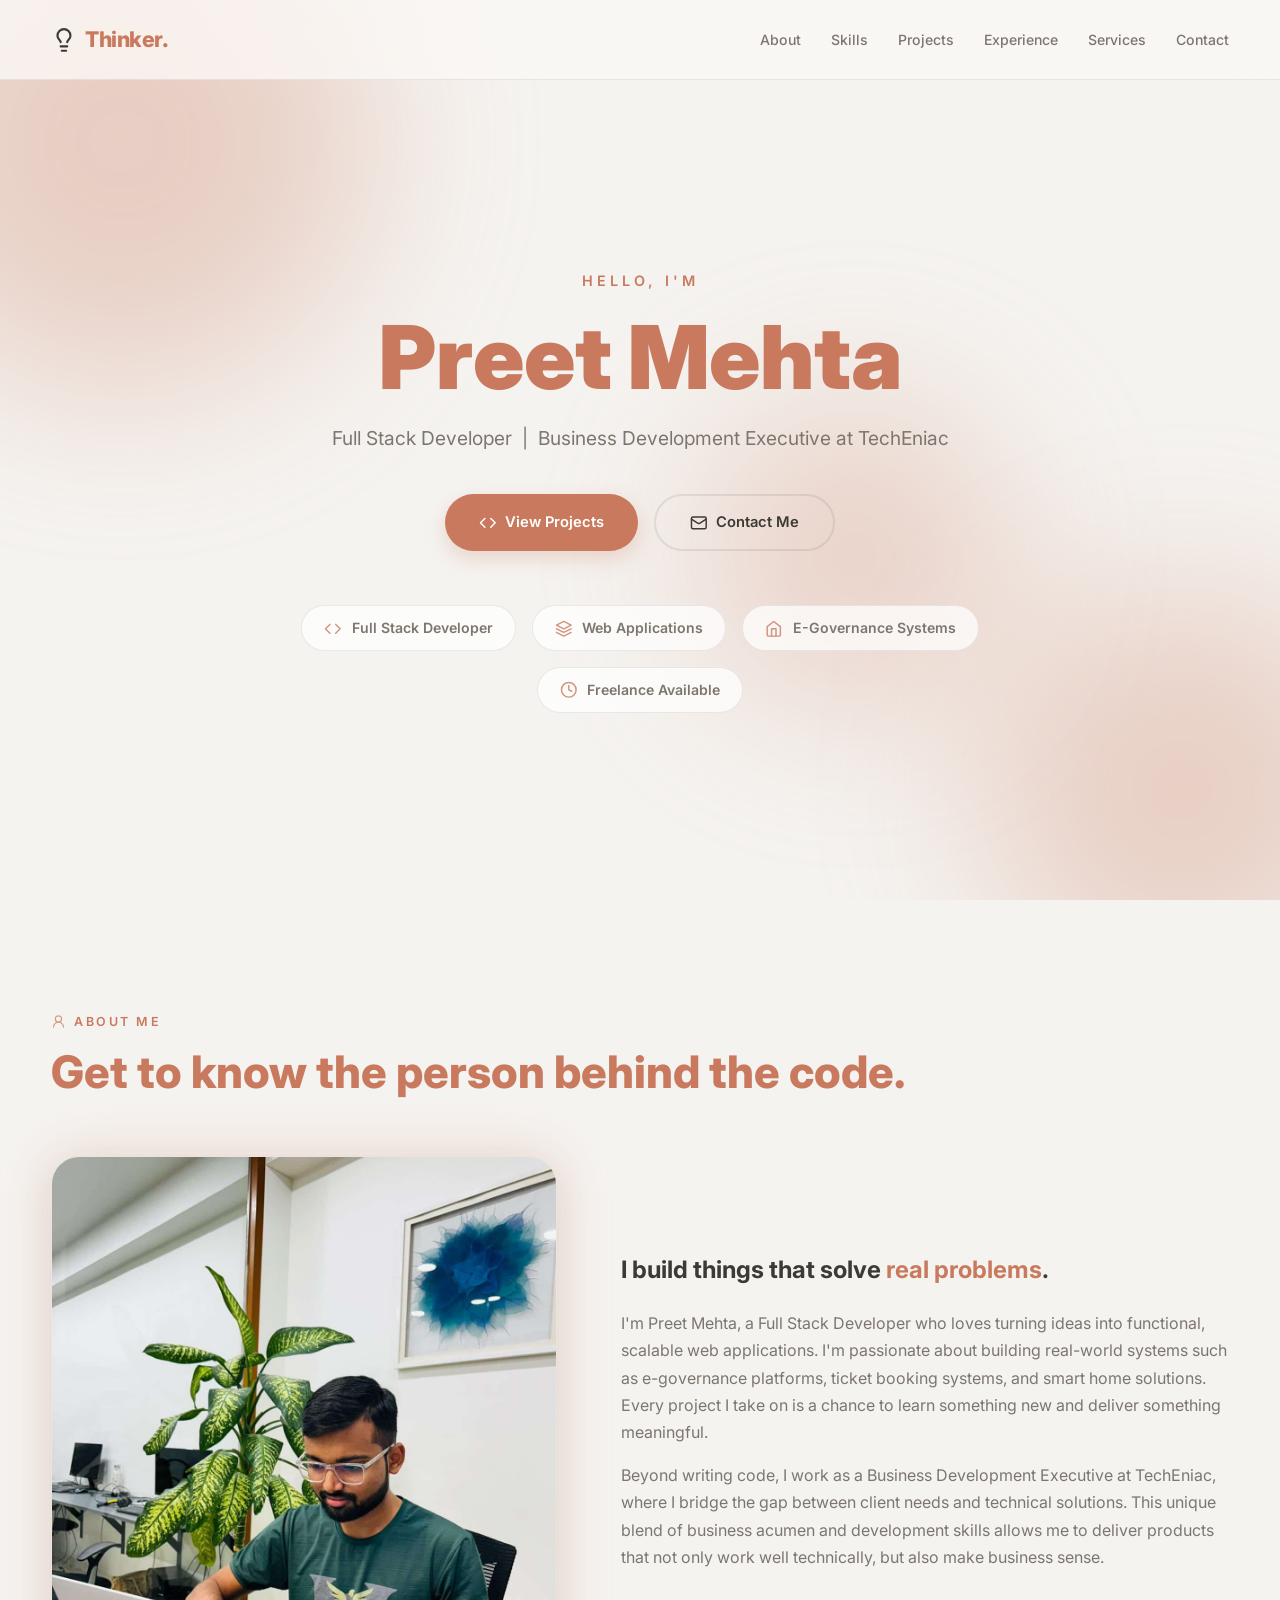
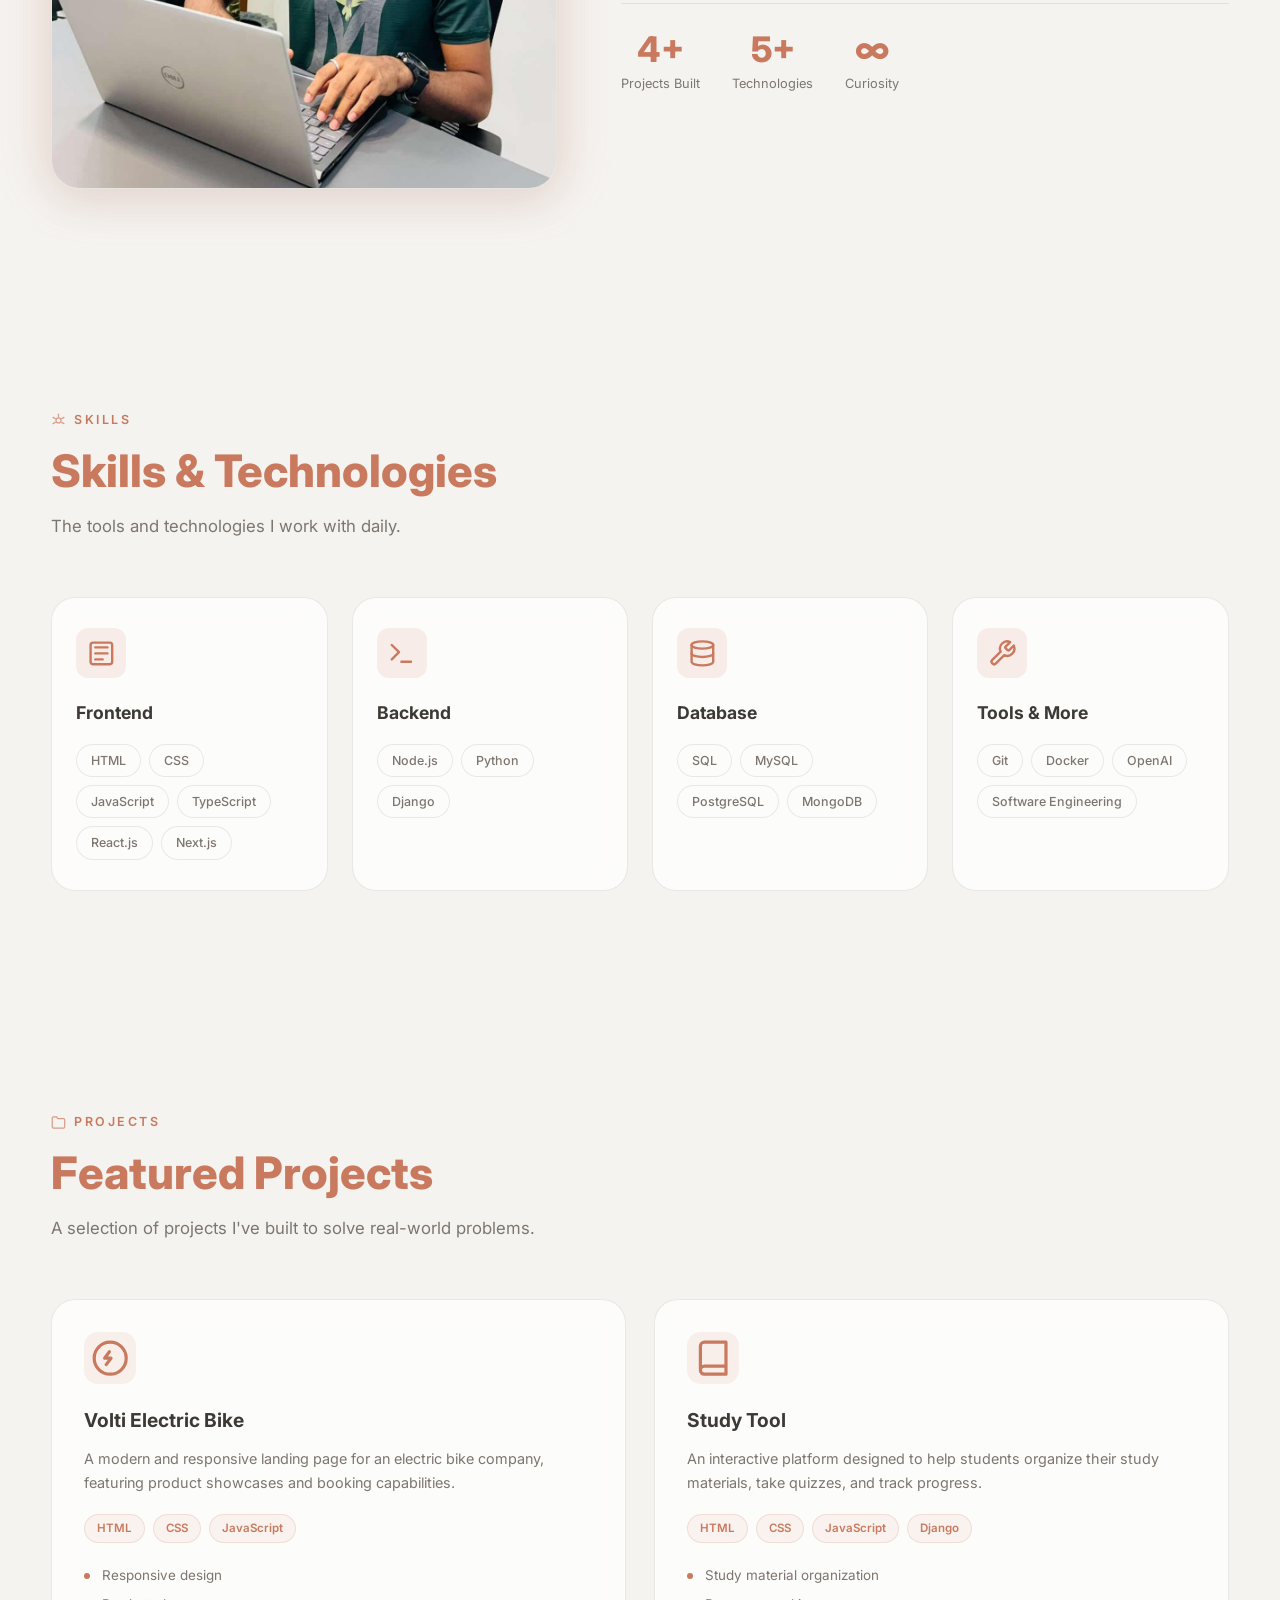
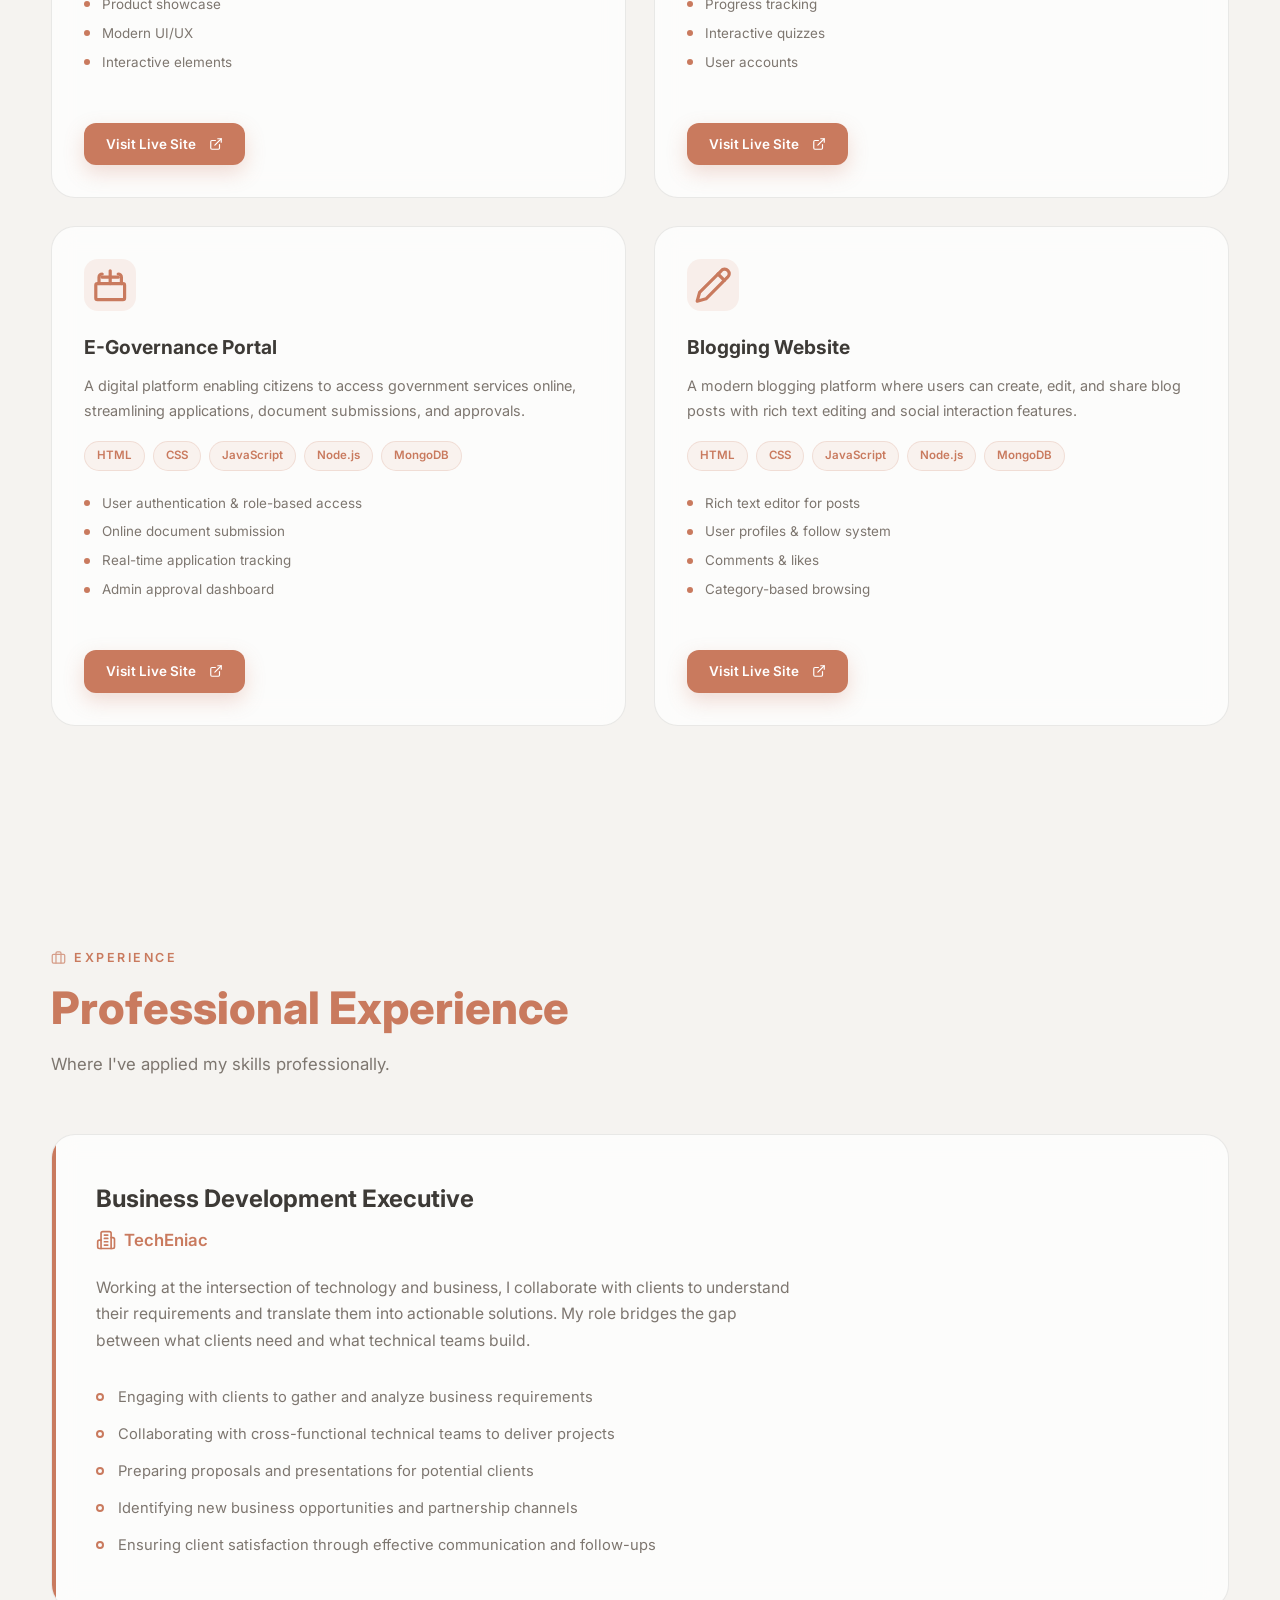
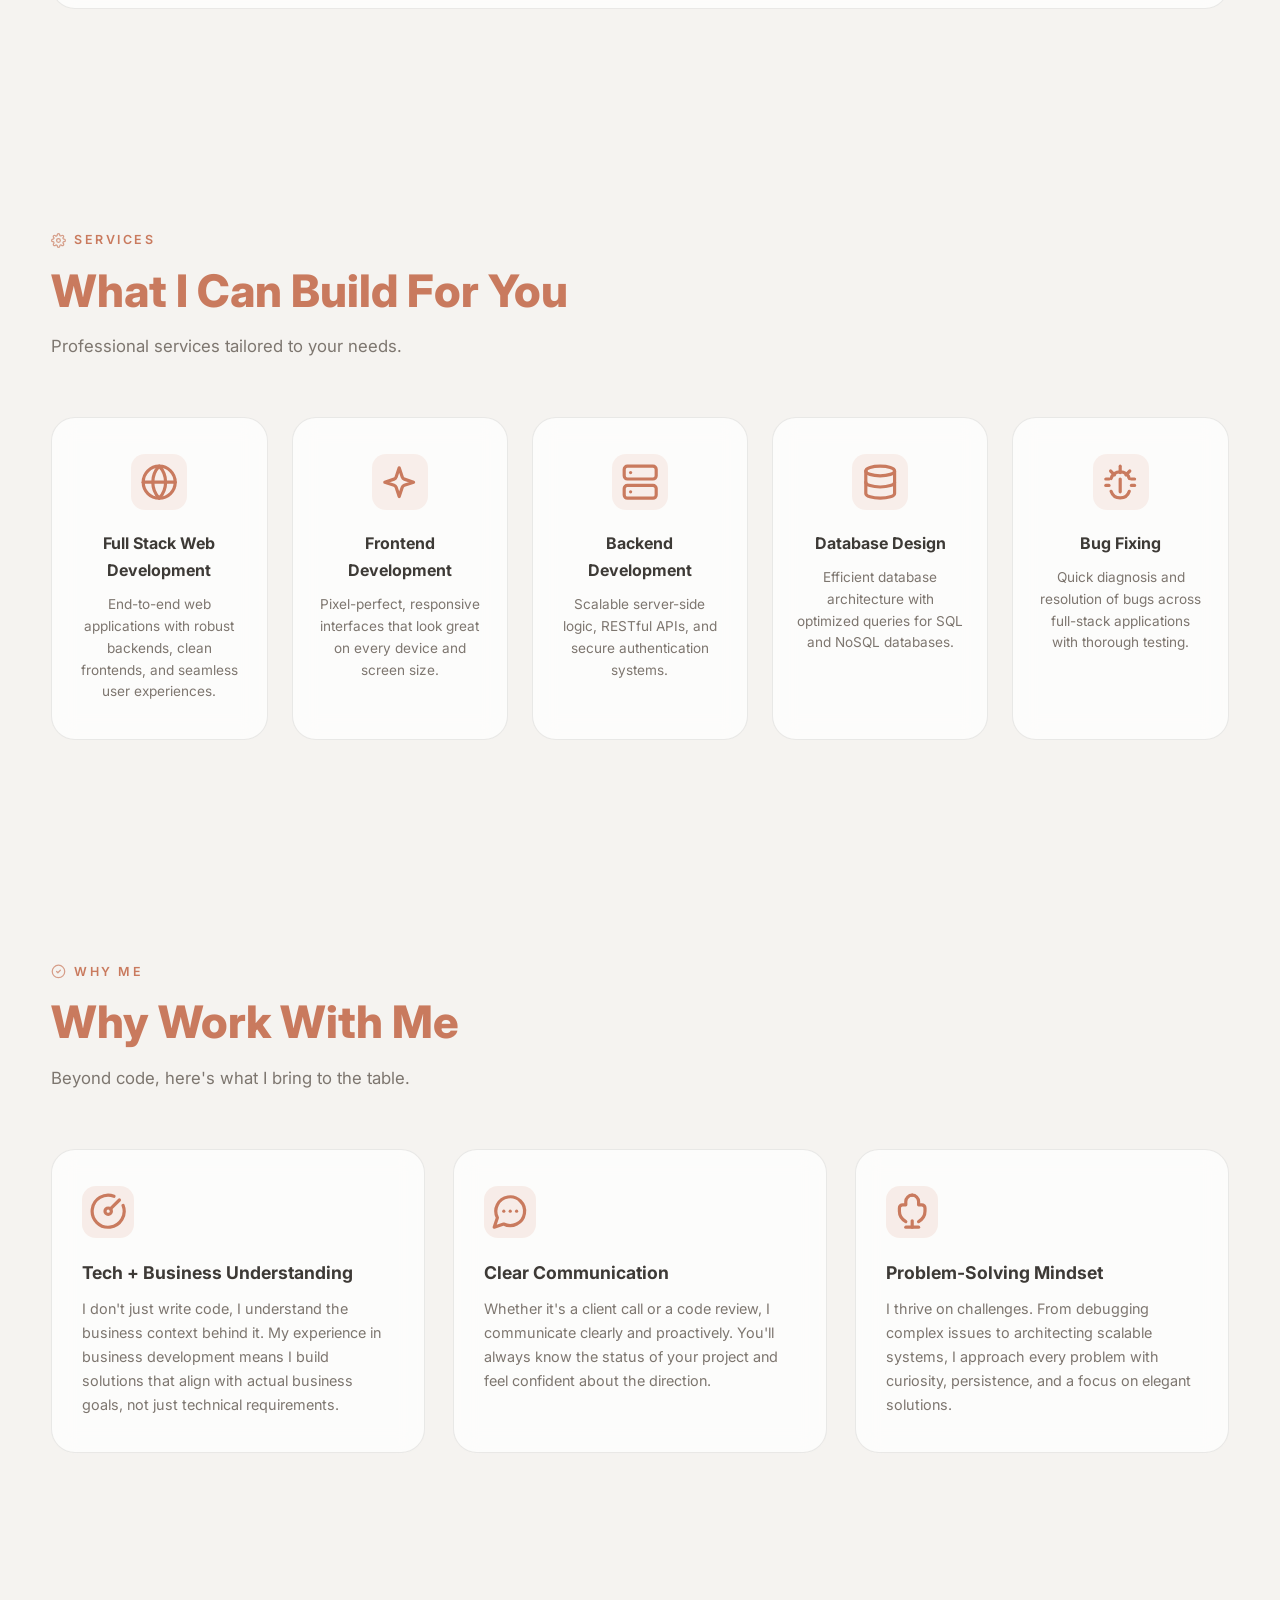
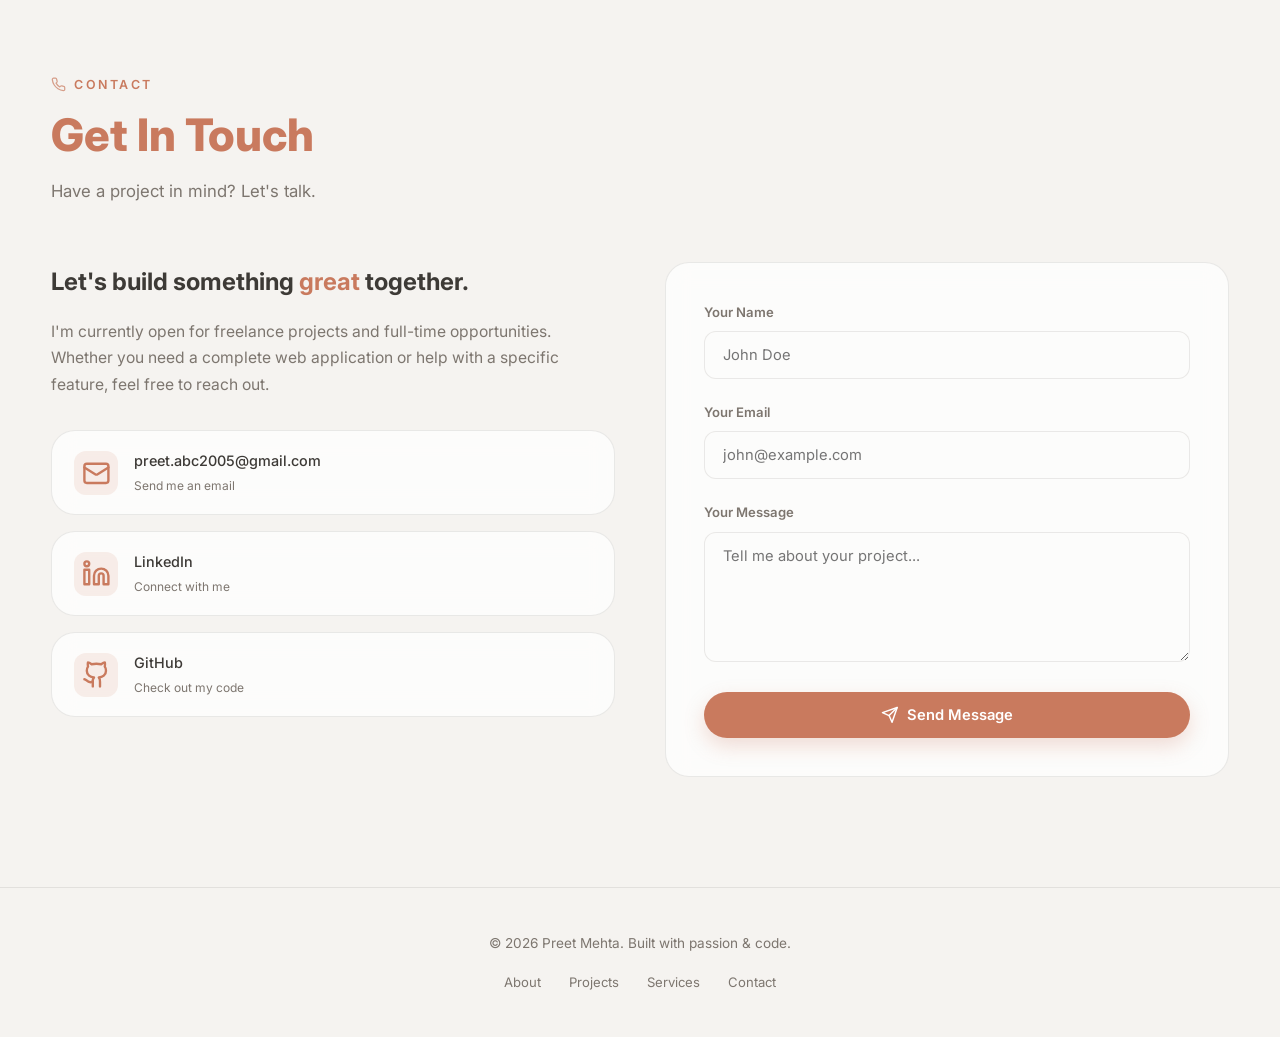
<file: index.html>
<!DOCTYPE html>
<html lang="en">

<head>
  <meta charset="UTF-8">
  <meta name="viewport" content="width=device-width, initial-scale=1.0">
  <meta name="description"
    content="Preet Mehta, Full Stack Developer and Business Development Executive. Building real-world web applications, e-governance platforms, and scalable digital solutions.">
  <meta name="keywords" content="Preet Mehta, Full Stack Developer, Portfolio, Web Developer, Freelance Developer">
  <title>Preet Mehta | Full Stack Developer</title>
  <link rel="icon" type="image/svg+xml" href="favicon.svg">
  <link rel="stylesheet" href="style.css">
</head>

<body>

  <!-- ==================== NAVBAR ==================== -->
  <nav class="navbar" id="navbar">
    <div class="container">
      <a href="#" class="nav-logo">
        <svg class="icon nav-logo-icon" viewBox="0 0 24 24" fill="none" stroke="url(#logo-grad)" stroke-width="2.5"
          stroke-linecap="round" stroke-linejoin="round">
          <defs>
            <linearGradient id="logo-grad" x1="0%" y1="0%" x2="100%" y2="100%">
              <stop offset="0%" stop-color="#c97a5e" />
              <stop offset="100%" stop-color="#d4966b" />
            </linearGradient>
          </defs>
          <path
            d="M15 14c.2-1 .7-1.7 1.5-2.5 1-.9 1.5-2.2 1.5-3.5A6 6 0 0 0 6 8c0 1 .2 2.2 1.5 3.5.7.9 1.2 1.5 1.5 2.5" />
          <path d="M9 18h6" />
          <path d="M10 22h4" />
        </svg>
        <span class="nav-logo-text">Thinker<span class="logo-dot">.</span></span>
      </a>
      <ul class="nav-links" id="navLinks">
        <li><a href="#about">About</a></li>
        <li><a href="#skills">Skills</a></li>
        <li><a href="#projects">Projects</a></li>
        <li><a href="#experience">Experience</a></li>
        <li><a href="#services">Services</a></li>
        <li><a href="#contact">Contact</a></li>
      </ul>
      <button class="hamburger" id="hamburger" aria-label="Toggle navigation">
        <span></span><span></span><span></span>
      </button>
    </div>
  </nav>

  <!-- ==================== HERO ==================== -->
  <section class="hero" id="hero">
    <div class="hero-orbs">
      <span></span><span></span><span></span>
    </div>
    <div class="hero-content">
      <p class="hero-greeting" id="heroGreeting"></p>
      <h1 class="hero-name">
        <span class="gradient-text" id="heroName"></span>
      </h1>
      <p class="hero-role">Full Stack Developer &nbsp;|&nbsp; Business Development Executive at TechEniac</p>
      <div class="hero-buttons">
        <a href="#projects" class="btn btn-primary">
          <svg class="icon" viewBox="0 0 24 24">
            <polyline points="16 18 22 12 16 6" />
            <polyline points="8 6 2 12 8 18" />
          </svg>
          View Projects
        </a>
        <a href="#contact" class="btn btn-outline">
          <svg class="icon" viewBox="0 0 24 24">
            <rect width="20" height="16" x="2" y="4" rx="2" />
            <path d="m22 7-8.97 5.7a1.94 1.94 0 0 1-2.06 0L2 7" />
          </svg>
          Contact Me
        </a>
      </div>
      <div class="specialty-grid">
        <div class="specialty-item">
          <svg class="icon" viewBox="0 0 24 24">
            <path d="M16 18l6-6-6-6M8 6l-6 6 6 6" />
          </svg>
          Full Stack Developer
        </div>
        <div class="specialty-item">
          <svg class="icon" viewBox="0 0 24 24">
            <path d="M12 2L2 7l10 5 10-5-10-5zM2 17l10 5 10-5M2 12l10 5 10-5" />
          </svg>
          Web Applications
        </div>
        <div class="specialty-item">
          <svg class="icon" viewBox="0 0 24 24">
            <path d="M3 9l9-7 9 7v11a2 2 0 0 1-2 2H5a2 2 0 0 1-2-2z" />
            <polyline points="9 22 9 12 15 12 15 22" />
          </svg>
          E-Governance Systems
        </div>
        <div class="specialty-item">
          <svg class="icon" viewBox="0 0 24 24">
            <circle cx="12" cy="12" r="10" />
            <polyline points="12 6 12 12 16 14" />
          </svg>
          Freelance Available
        </div>
      </div>
    </div>
  </section>

  <!-- ==================== ABOUT ==================== -->
  <section class="section" id="about">
    <div class="container">
      <div class="section-header reveal">
        <p class="section-label">
          <svg class="icon" viewBox="0 0 24 24">
            <circle cx="12" cy="8" r="5" />
            <path d="M20 21a8 8 0 0 0-16 0" />
          </svg>
          About Me
        </p>
        <h2 class="section-title">Get to know the person behind the code.</h2>
      </div>
      <div class="about-grid reveal">
        <div class="about-visual">
          <div class="about-image-wrapper">
            <img src="profile.jpg" alt="Preet Mehta Working" class="about-image">
          </div>
        </div>
        <div class="about-text">
          <h3>I build things that solve <span class="highlight">real problems</span>.</h3>
          <p>
            I'm Preet Mehta, a Full Stack Developer who loves turning ideas into functional,
            scalable web applications. I'm passionate about building real-world systems such as
            e-governance platforms, ticket booking systems, and smart home solutions. Every
            project I take on is a chance to learn something new and deliver something meaningful.
          </p>
          <p>
            Beyond writing code, I work as a Business Development Executive at TechEniac, where I
            bridge the gap between client needs and technical solutions. This unique blend of
            business acumen and development skills allows me to deliver products that not only
            work well technically, but also make business sense.
          </p>
          <div class="about-stats">
            <div class="stat-item">
              <div class="stat-number">4+</div>
              <div class="stat-label">Projects Built</div>
            </div>
            <div class="stat-item">
              <div class="stat-number">5+</div>
              <div class="stat-label">Technologies</div>
            </div>
            <div class="stat-item">
              <div class="stat-number">&infin;</div>
              <div class="stat-label">Curiosity</div>
            </div>
          </div>
        </div>
      </div>
    </div>
  </section>

  <!-- ==================== SKILLS ==================== -->
  <section class="section" id="skills">
    <div class="container">
      <div class="section-header reveal">
        <p class="section-label">
          <svg class="icon" viewBox="0 0 24 24">
            <path d="M12 2v4" />
            <path d="m6.8 15-3.5 2" />
            <path d="m20.7 7-3.5 2" />
            <path d="M6.8 9 3.3 7" />
            <path d="m20.7 17-3.5-2" />
            <circle cx="12" cy="12" r="4" />
          </svg>
          Skills
        </p>
        <h2 class="section-title">Skills & Technologies</h2>
        <p class="section-subtitle">The tools and technologies I work with daily.</p>
      </div>
      <div class="skills-grid reveal">
        <!-- Frontend -->
        <div class="skill-card">
          <div class="skill-card-icon frontend">
            <svg class="icon-lg" viewBox="0 0 24 24" fill="none" stroke="currentColor" stroke-width="2"
              stroke-linecap="round" stroke-linejoin="round">
              <rect width="18" height="18" x="3" y="3" rx="2" />
              <path d="M7 7h10" />
              <path d="M7 12h10" />
              <path d="M7 17h6" />
            </svg>
          </div>
          <h3>Frontend</h3>
          <div class="skill-tags">
            <span class="skill-tag">HTML</span>
            <span class="skill-tag">CSS</span>
            <span class="skill-tag">JavaScript</span>
            <span class="skill-tag">TypeScript</span>
            <span class="skill-tag">React.js</span>
            <span class="skill-tag">Next.js</span>
          </div>
        </div>
        <!-- Backend -->
        <div class="skill-card">
          <div class="skill-card-icon backend">
            <svg class="icon-lg" viewBox="0 0 24 24" fill="none" stroke="currentColor" stroke-width="2"
              stroke-linecap="round" stroke-linejoin="round">
              <polyline points="4 17 10 11 4 5" />
              <line x1="12" x2="20" y1="19" y2="19" />
            </svg>
          </div>
          <h3>Backend</h3>
          <div class="skill-tags">
            <span class="skill-tag">Node.js</span>
            <span class="skill-tag">Python</span>
            <span class="skill-tag">Django</span>
          </div>
        </div>
        <!-- Database -->
        <div class="skill-card">
          <div class="skill-card-icon database">
            <svg class="icon-lg" viewBox="0 0 24 24" fill="none" stroke="currentColor" stroke-width="2"
              stroke-linecap="round" stroke-linejoin="round">
              <ellipse cx="12" cy="5" rx="9" ry="3" />
              <path d="M3 5v14a9 3 0 0 0 18 0V5" />
              <path d="M3 12a9 3 0 0 0 18 0" />
            </svg>
          </div>
          <h3>Database</h3>
          <div class="skill-tags">
            <span class="skill-tag">SQL</span>
            <span class="skill-tag">MySQL</span>
            <span class="skill-tag">PostgreSQL</span>
            <span class="skill-tag">MongoDB</span>
          </div>
        </div>
        <!-- Tools & More -->
        <div class="skill-card">
          <div class="skill-card-icon tools">
            <svg class="icon-lg" viewBox="0 0 24 24" fill="none" stroke="currentColor" stroke-width="2"
              stroke-linecap="round" stroke-linejoin="round">
              <path
                d="M14.7 6.3a1 1 0 0 0 0 1.4l1.6 1.6a1 1 0 0 0 1.4 0l3.77-3.77a6 6 0 0 1-7.94 7.94l-6.91 6.91a2.12 2.12 0 0 1-3-3l6.91-6.91a6 6 0 0 1 7.94-7.94l-3.76 3.76z" />
            </svg>
          </div>
          <h3>Tools & More</h3>
          <div class="skill-tags">
            <span class="skill-tag">Git</span>
            <span class="skill-tag">Docker</span>
            <span class="skill-tag">OpenAI</span>
            <span class="skill-tag">Software Engineering</span>
          </div>
        </div>
      </div>
    </div>
  </section>

  <!-- ==================== PROJECTS ==================== -->
  <section class="section" id="projects">
    <div class="container">
      <div class="section-header reveal">
        <p class="section-label">
          <svg class="icon" viewBox="0 0 24 24">
            <path d="M22 19a2 2 0 0 1-2 2H4a2 2 0 0 1-2-2V5a2 2 0 0 1 2-2h5l2 3h9a2 2 0 0 1 2 2z" />
          </svg>
          Projects
        </p>
        <h2 class="section-title">Featured Projects</h2>
        <p class="section-subtitle">A selection of projects I've built to solve real-world problems.</p>
      </div>
      <div class="projects-grid">

        <!-- Project 1: Volti -->
        <div class="project-card reveal">
          <div class="project-card-header">
            <div class="project-card-icon">
              <svg class="icon-xl" viewBox="0 0 24 24" fill="none" stroke="currentColor" stroke-width="2"
                stroke-linecap="round" stroke-linejoin="round">
                <circle cx="12" cy="12" r="10" />
                <path d="m11.5 8-3 4h4l-3 4" />
              </svg>
            </div>
          </div>
          <h3>Volti Electric Bike</h3>
          <p>A modern and responsive landing page for an electric bike company, featuring product showcases and booking
            capabilities.</p>
          <div class="project-stack">
            <span>HTML</span><span>CSS</span><span>JavaScript</span>
          </div>
          <ul class="project-features">
            <li>Responsive design</li>
            <li>Product showcase</li>
            <li>Modern UI/UX</li>
            <li>Interactive elements</li>
          </ul>
          <div style="margin-top: 1.5rem;">
            <a href="https://volti-electric-bike.vercel.app" target="_blank" rel="noopener noreferrer"
              class="btn btn-primary btn-sm">
              Visit Live Site
              <svg class="icon" viewBox="0 0 24 24" fill="none" stroke="currentColor" stroke-width="2"
                stroke-linecap="round" stroke-linejoin="round" style="margin-left: 5px; width: 14px; height: 14px;">
                <path d="M18 13v6a2 2 0 0 1-2 2H5a2 2 0 0 1-2-2V8a2 2 0 0 1 2-2h6" />
                <polyline points="15 3 21 3 21 9" />
                <line x1="10" y1="14" x2="21" y2="3" />
              </svg>
            </a>
          </div>
        </div>

        <!-- Project 2: Study Tool -->
        <div class="project-card reveal">
          <div class="project-card-header">
            <div class="project-card-icon">
              <svg class="icon-xl" viewBox="0 0 24 24" fill="none" stroke="currentColor" stroke-width="2"
                stroke-linecap="round" stroke-linejoin="round">
                <path d="M4 19.5v-15A2.5 2.5 0 0 1 6.5 2H20v20H6.5a2.5 2.5 0 0 1 0-5H20" />
              </svg>
            </div>
          </div>
          <h3>Study Tool</h3>
          <p>An interactive platform designed to help students organize their study materials, take quizzes, and track
            progress.</p>
          <div class="project-stack">
            <span>HTML</span><span>CSS</span><span>JavaScript</span><span>Django</span>
          </div>
          <ul class="project-features">
            <li>Study material organization</li>
            <li>Progress tracking</li>
            <li>Interactive quizzes</li>
            <li>User accounts</li>
          </ul>
          <div style="margin-top: 1.5rem;">
            <a href="https://study-tool-1.onrender.com" target="_blank" rel="noopener noreferrer"
              class="btn btn-primary btn-sm">
              Visit Live Site
              <svg class="icon" viewBox="0 0 24 24" fill="none" stroke="currentColor" stroke-width="2"
                stroke-linecap="round" stroke-linejoin="round" style="margin-left: 5px; width: 14px; height: 14px;">
                <path d="M18 13v6a2 2 0 0 1-2 2H5a2 2 0 0 1-2-2V8a2 2 0 0 1 2-2h6" />
                <polyline points="15 3 21 3 21 9" />
                <line x1="10" y1="14" x2="21" y2="3" />
              </svg>
            </a>
          </div>
        </div>

        <!-- Project 3: E-Governance Portal -->
        <div class="project-card reveal">
          <div class="project-card-header">
            <div class="project-card-icon">
              <svg class="icon-xl" viewBox="0 0 24 24" fill="none" stroke="currentColor" stroke-width="2"
                stroke-linecap="round" stroke-linejoin="round">
                <rect x="3" y="11" width="18" height="10" rx="1" />
                <path d="M12 3v8" />
                <path d="M7 7h10" />
                <path d="M5 11V7a2 2 0 0 1 2-2" />
                <path d="M19 11V7a2 2 0 0 0-2-2" />
              </svg>
            </div>
          </div>
          <h3>E-Governance Portal</h3>
          <p>A digital platform enabling citizens to access government services online, streamlining applications,
            document submissions, and approvals.</p>
          <div class="project-stack">
            <span>HTML</span><span>CSS</span><span>JavaScript</span><span>Node.js</span><span>MongoDB</span>
          </div>
          <ul class="project-features">
            <li>User authentication & role-based access</li>
            <li>Online document submission</li>
            <li>Real-time application tracking</li>
            <li>Admin approval dashboard</li>
          </ul>
          <div style="margin-top: 1.5rem;">
            <a href="https://governance-1.onrender.com" target="_blank" rel="noopener noreferrer"
              class="btn btn-primary btn-sm">
              Visit Live Site
              <svg class="icon" viewBox="0 0 24 24" fill="none" stroke="currentColor" stroke-width="2"
                stroke-linecap="round" stroke-linejoin="round" style="margin-left: 5px; width: 14px; height: 14px;">
                <path d="M18 13v6a2 2 0 0 1-2 2H5a2 2 0 0 1-2-2V8a2 2 0 0 1 2-2h6" />
                <polyline points="15 3 21 3 21 9" />
                <line x1="10" y1="14" x2="21" y2="3" />
              </svg>
            </a>
          </div>
        </div>

        <!-- Project 4: Blogging Website -->
        <div class="project-card reveal">
          <div class="project-card-header">
            <div class="project-card-icon">
              <svg class="icon-xl" viewBox="0 0 24 24" fill="none" stroke="currentColor" stroke-width="2"
                stroke-linecap="round" stroke-linejoin="round">
                <path d="M17 3a2.85 2.83 0 1 1 4 4L7.5 20.5 2 22l1.5-5.5Z" />
                <path d="m15 5 4 4" />
              </svg>
            </div>
          </div>
          <h3>Blogging Website</h3>
          <p>A modern blogging platform where users can create, edit, and share blog posts with rich text editing and
            social interaction features.</p>
          <div class="project-stack">
            <span>HTML</span><span>CSS</span><span>JavaScript</span><span>Node.js</span><span>MongoDB</span>
          </div>
          <ul class="project-features">
            <li>Rich text editor for posts</li>
            <li>User profiles & follow system</li>
            <li>Comments & likes</li>
            <li>Category-based browsing</li>
          </ul>
          <div style="margin-top: 1.5rem;">
            <a href="https://blogging-site-blue.vercel.app" target="_blank" rel="noopener noreferrer"
              class="btn btn-primary btn-sm">
              Visit Live Site
              <svg class="icon" viewBox="0 0 24 24" fill="none" stroke="currentColor" stroke-width="2"
                stroke-linecap="round" stroke-linejoin="round" style="margin-left: 5px; width: 14px; height: 14px;">
                <path d="M18 13v6a2 2 0 0 1-2 2H5a2 2 0 0 1-2-2V8a2 2 0 0 1 2-2h6" />
                <polyline points="15 3 21 3 21 9" />
                <line x1="10" y1="14" x2="21" y2="3" />
              </svg>
            </a>
          </div>
        </div>

      </div>
    </div>
  </section>

  <!-- ==================== EXPERIENCE ==================== -->
  <section class="section" id="experience">
    <div class="container">
      <div class="section-header reveal">
        <p class="section-label">
          <svg class="icon" viewBox="0 0 24 24">
            <rect width="20" height="14" x="2" y="7" rx="2" ry="2" />
            <path d="M16 21V5a2 2 0 0 0-2-2h-4a2 2 0 0 0-2 2v16" />
          </svg>
          Experience
        </p>
        <h2 class="section-title">Professional Experience</h2>
        <p class="section-subtitle">Where I've applied my skills professionally.</p>
      </div>
      <div class="experience-card reveal">
        <h3 class="experience-role">Business Development Executive</h3>
        <p class="experience-company">
          <svg class="icon" viewBox="0 0 24 24" fill="none" stroke="currentColor" stroke-width="2"
            stroke-linecap="round" stroke-linejoin="round">
            <path d="M6 22V4a2 2 0 0 1 2-2h8a2 2 0 0 1 2 2v18Z" />
            <path d="M6 12H4a2 2 0 0 0-2 2v6a2 2 0 0 0 2 2h2" />
            <path d="M18 9h2a2 2 0 0 1 2 2v9a2 2 0 0 1-2 2h-2" />
            <path d="M10 6h4" />
            <path d="M10 10h4" />
            <path d="M10 14h4" />
            <path d="M10 18h4" />
          </svg>
          TechEniac
        </p>
        <p class="experience-desc">
          Working at the intersection of technology and business, I collaborate with clients
          to understand their requirements and translate them into actionable solutions. My role
          bridges the gap between what clients need and what technical teams build.
        </p>
        <ul class="experience-highlights">
          <li>Engaging with clients to gather and analyze business requirements</li>
          <li>Collaborating with cross-functional technical teams to deliver projects</li>
          <li>Preparing proposals and presentations for potential clients</li>
          <li>Identifying new business opportunities and partnership channels</li>
          <li>Ensuring client satisfaction through effective communication and follow-ups</li>
        </ul>
      </div>
    </div>
  </section>

  <!-- ==================== SERVICES ==================== -->
  <section class="section" id="services">
    <div class="container">
      <div class="section-header reveal">
        <p class="section-label">
          <svg class="icon" viewBox="0 0 24 24">
            <circle cx="12" cy="12" r="3" />
            <path
              d="M19.4 15a1.65 1.65 0 0 0 .33 1.82l.06.06a2 2 0 0 1 0 2.83 2 2 0 0 1-2.83 0l-.06-.06a1.65 1.65 0 0 0-1.82-.33 1.65 1.65 0 0 0-1 1.51V21a2 2 0 0 1-2 2 2 2 0 0 1-2-2v-.09A1.65 1.65 0 0 0 9 19.4a1.65 1.65 0 0 0-1.82.33l-.06.06a2 2 0 0 1-2.83 0 2 2 0 0 1 0-2.83l.06-.06A1.65 1.65 0 0 0 4.68 15a1.65 1.65 0 0 0-1.51-1H3a2 2 0 0 1-2-2 2 2 0 0 1 2-2h.09A1.65 1.65 0 0 0 4.6 9a1.65 1.65 0 0 0-.33-1.82l-.06-.06a2 2 0 0 1 0-2.83 2 2 0 0 1 2.83 0l.06.06A1.65 1.65 0 0 0 9 4.68a1.65 1.65 0 0 0 1-1.51V3a2 2 0 0 1 2-2 2 2 0 0 1 2 2v.09a1.65 1.65 0 0 0 1 1.51 1.65 1.65 0 0 0 1.82-.33l.06-.06a2 2 0 0 1 2.83 0 2 2 0 0 1 0 2.83l-.06.06A1.65 1.65 0 0 0 19.4 9a1.65 1.65 0 0 0 1.51 1H21a2 2 0 0 1 2 2 2 2 0 0 1-2 2h-.09a1.65 1.65 0 0 0-1.51 1z" />
          </svg>
          Services
        </p>
        <h2 class="section-title">What I Can Build For You</h2>
        <p class="section-subtitle">Professional services tailored to your needs.</p>
      </div>
      <div class="services-grid reveal">
        <!-- Full Stack -->
        <div class="service-card">
          <div class="service-icon">
            <svg class="icon-xl" viewBox="0 0 24 24" fill="none" stroke="currentColor" stroke-width="2"
              stroke-linecap="round" stroke-linejoin="round">
              <circle cx="12" cy="12" r="10" />
              <path d="M12 2a14.5 14.5 0 0 0 0 20 14.5 14.5 0 0 0 0-20" />
              <path d="M2 12h20" />
            </svg>
          </div>
          <h3>Full Stack Web Development</h3>
          <p>End-to-end web applications with robust backends, clean frontends, and seamless user experiences.</p>
        </div>
        <!-- Frontend -->
        <div class="service-card">
          <div class="service-icon">
            <svg class="icon-xl" viewBox="0 0 24 24" fill="none" stroke="currentColor" stroke-width="2"
              stroke-linecap="round" stroke-linejoin="round">
              <path
                d="m12 3-1.912 5.813a2 2 0 0 1-1.275 1.275L3 12l5.813 1.912a2 2 0 0 1 1.275 1.275L12 21l1.912-5.813a2 2 0 0 1 1.275-1.275L21 12l-5.813-1.912a2 2 0 0 1-1.275-1.275L12 3Z" />
            </svg>
          </div>
          <h3>Frontend Development</h3>
          <p>Pixel-perfect, responsive interfaces that look great on every device and screen size.</p>
        </div>
        <!-- Backend -->
        <div class="service-card">
          <div class="service-icon">
            <svg class="icon-xl" viewBox="0 0 24 24" fill="none" stroke="currentColor" stroke-width="2"
              stroke-linecap="round" stroke-linejoin="round">
              <rect width="20" height="8" x="2" y="2" rx="2" ry="2" />
              <rect width="20" height="8" x="2" y="14" rx="2" ry="2" />
              <line x1="6" x2="6.01" y1="6" y2="6" />
              <line x1="6" x2="6.01" y1="18" y2="18" />
            </svg>
          </div>
          <h3>Backend Development</h3>
          <p>Scalable server-side logic, RESTful APIs, and secure authentication systems.</p>
        </div>
        <!-- Database -->
        <div class="service-card">
          <div class="service-icon">
            <svg class="icon-xl" viewBox="0 0 24 24" fill="none" stroke="currentColor" stroke-width="2"
              stroke-linecap="round" stroke-linejoin="round">
              <ellipse cx="12" cy="5" rx="9" ry="3" />
              <path d="M3 5v14a9 3 0 0 0 18 0V5" />
              <path d="M3 12a9 3 0 0 0 18 0" />
            </svg>
          </div>
          <h3>Database Design</h3>
          <p>Efficient database architecture with optimized queries for SQL and NoSQL databases.</p>
        </div>
        <!-- Bug Fixing -->
        <div class="service-card">
          <div class="service-icon">
            <svg class="icon-xl" viewBox="0 0 24 24" fill="none" stroke="currentColor" stroke-width="2"
              stroke-linecap="round" stroke-linejoin="round">
              <path d="m18 5-2.414 2.414M6 5l2.414 2.414" />
              <path d="M12 2v4" />
              <path d="M17.7 9.7a6 6 0 0 0-11.4 0" />
              <path d="M3 10h2" />
              <path d="M19 10h2" />
              <path d="M3 14h2" />
              <path d="M19 14h2" />
              <path d="M12 10v8" />
              <path d="M6.3 17.7a6 6 0 0 0 11.4 0" />
            </svg>
          </div>
          <h3>Bug Fixing</h3>
          <p>Quick diagnosis and resolution of bugs across full-stack applications with thorough testing.</p>
        </div>
      </div>
    </div>
  </section>

  <!-- ==================== WHY WORK WITH ME ==================== -->
  <section class="section" id="why">
    <div class="container">
      <div class="section-header reveal">
        <p class="section-label">
          <svg class="icon" viewBox="0 0 24 24">
            <path d="M12 22c5.523 0 10-4.477 10-10S17.523 2 12 2 2 6.477 2 12s4.477 10 10 10z" />
            <path d="m9 12 2 2 4-4" />
          </svg>
          Why Me
        </p>
        <h2 class="section-title">Why Work With Me</h2>
        <p class="section-subtitle">Beyond code, here's what I bring to the table.</p>
      </div>
      <div class="why-grid reveal">
        <div class="why-card">
          <div class="why-card-icon">
            <svg class="icon-xl" viewBox="0 0 24 24" fill="none" stroke="currentColor" stroke-width="2"
              stroke-linecap="round" stroke-linejoin="round">
              <path d="M15.6 2.7a10 10 0 1 0 5.7 5.7" />
              <circle cx="12" cy="12" r="2" />
              <path d="M13.4 10.6 19 5" />
            </svg>
          </div>
          <h3>Tech + Business Understanding</h3>
          <p>
            I don't just write code, I understand the business context behind it. My experience
            in business development means I build solutions that align with actual business goals,
            not just technical requirements.
          </p>
        </div>
        <div class="why-card">
          <div class="why-card-icon">
            <svg class="icon-xl" viewBox="0 0 24 24" fill="none" stroke="currentColor" stroke-width="2"
              stroke-linecap="round" stroke-linejoin="round">
              <path d="M7.9 20A9 9 0 1 0 4 16.1L2 22Z" />
              <path d="M8 12h.01" />
              <path d="M12 12h.01" />
              <path d="M16 12h.01" />
            </svg>
          </div>
          <h3>Clear Communication</h3>
          <p>
            Whether it's a client call or a code review, I communicate clearly and proactively.
            You'll always know the status of your project and feel confident about the direction.
          </p>
        </div>
        <div class="why-card">
          <div class="why-card-icon">
            <svg class="icon-xl" viewBox="0 0 24 24" fill="none" stroke="currentColor" stroke-width="2"
              stroke-linecap="round" stroke-linejoin="round">
              <path d="M12 2a4 4 0 0 0-4 4v2H6a2 2 0 0 0-2 2v2c0 3 1.5 5 4 6.5" />
              <path d="M12 2a4 4 0 0 1 4 4v2h2a2 2 0 0 1 2 2v2c0 3-1.5 5-4 6.5" />
              <path d="M12 18v4" />
              <path d="M8 22h8" />
            </svg>
          </div>
          <h3>Problem-Solving Mindset</h3>
          <p>
            I thrive on challenges. From debugging complex issues to architecting scalable systems,
            I approach every problem with curiosity, persistence, and a focus on elegant solutions.
          </p>
        </div>
      </div>
    </div>
  </section>

  <!-- ==================== CONTACT ==================== -->
  <section class="section" id="contact">
    <div class="container">
      <div class="section-header reveal">
        <p class="section-label">
          <svg class="icon" viewBox="0 0 24 24">
            <path
              d="M22 16.92v3a2 2 0 0 1-2.18 2 19.79 19.79 0 0 1-8.63-3.07 19.5 19.5 0 0 1-6-6 19.79 19.79 0 0 1-3.07-8.67A2 2 0 0 1 4.11 2h3a2 2 0 0 1 2 1.72 12.84 12.84 0 0 0 .7 2.81 2 2 0 0 1-.45 2.11L8.09 9.91a16 16 0 0 0 6 6l1.27-1.27a2 2 0 0 1 2.11-.45 12.84 12.84 0 0 0 2.81.7A2 2 0 0 1 22 16.92z" />
          </svg>
          Contact
        </p>
        <h2 class="section-title">Get In Touch</h2>
        <p class="section-subtitle">Have a project in mind? Let's talk.</p>
      </div>
      <div class="contact-grid reveal">
        <div class="contact-info">
          <h3>Let's build something <span class="highlight">great</span> together.</h3>
          <p>
            I'm currently open for freelance projects and full-time opportunities.
            Whether you need a complete web application or help with a specific feature,
            feel free to reach out.
          </p>
          <div class="contact-links">
            <a href="mailto:preet.abc2005@gmail.com" class="contact-link-item">
              <div class="contact-link-icon email">
                <svg class="icon-lg" viewBox="0 0 24 24" fill="none" stroke="currentColor" stroke-width="2"
                  stroke-linecap="round" stroke-linejoin="round">
                  <rect width="20" height="16" x="2" y="4" rx="2" />
                  <path d="m22 7-8.97 5.7a1.94 1.94 0 0 1-2.06 0L2 7" />
                </svg>
              </div>
              <div class="contact-link-text">
                preet.abc2005@gmail.com
                <span>Send me an email</span>
              </div>
            </a>
            <a href="https://www.linkedin.com/in/preetm/" target="_blank" rel="noopener noreferrer"
              class="contact-link-item">
              <div class="contact-link-icon linkedin">
                <svg class="icon-lg" viewBox="0 0 24 24" fill="none" stroke="currentColor" stroke-width="2"
                  stroke-linecap="round" stroke-linejoin="round">
                  <path d="M16 8a6 6 0 0 1 6 6v7h-4v-7a2 2 0 0 0-2-2 2 2 0 0 0-2 2v7h-4v-7a6 6 0 0 1 6-6z" />
                  <rect width="4" height="12" x="2" y="9" />
                  <circle cx="4" cy="4" r="2" />
                </svg>
              </div>
              <div class="contact-link-text">
                LinkedIn
                <span>Connect with me</span>
              </div>
            </a>
            <a href="https://github.com/preet-mehta-git" target="_blank" rel="noopener noreferrer"
              class="contact-link-item">
              <div class="contact-link-icon github">
                <svg class="icon-lg" viewBox="0 0 24 24" fill="none" stroke="currentColor" stroke-width="2"
                  stroke-linecap="round" stroke-linejoin="round">
                  <path
                    d="M15 22v-4a4.8 4.8 0 0 0-1-3.5c3 0 6-2 6-5.5.08-1.25-.27-2.48-1-3.5.28-1.15.28-2.35 0-3.5 0 0-1 0-3 1.5-2.64-.5-5.36-.5-8 0C6 2 5 2 5 2c-.3 1.15-.3 2.35 0 3.5A5.403 5.403 0 0 0 4 9c0 3.5 3 5.5 6 5.5-.39.49-.68 1.05-.85 1.65-.17.6-.22 1.23-.15 1.85v4" />
                  <path d="M9 18c-4.51 2-5-2-7-2" />
                </svg>
              </div>
              <div class="contact-link-text">
                GitHub
                <span>Check out my code</span>
              </div>
            </a>
          </div>
        </div>

        <form class="contact-form" id="contactForm">
          <div class="form-group">
            <label for="name">Your Name</label>
            <input type="text" id="name" name="name" placeholder="John Doe" required>
          </div>
          <div class="form-group">
            <label for="email">Your Email</label>
            <input type="email" id="email" name="email" placeholder="john@example.com" required>
          </div>
          <div class="form-group">
            <label for="message">Your Message</label>
            <textarea id="message" name="message" placeholder="Tell me about your project..." required></textarea>
          </div>
          <button type="submit" class="btn btn-primary">
            <svg class="icon" viewBox="0 0 24 24" fill="none" stroke="currentColor" stroke-width="2"
              stroke-linecap="round" stroke-linejoin="round">
              <path d="m22 2-7 20-4-9-9-4Z" />
              <path d="M22 2 11 13" />
            </svg>
            Send Message
          </button>
          <div class="form-success" id="formSuccess">
            <svg class="icon" viewBox="0 0 24 24" fill="none" stroke="currentColor" stroke-width="2"
              stroke-linecap="round" stroke-linejoin="round">
              <path d="M22 11.08V12a10 10 0 1 1-5.93-9.14" />
              <path d="m9 11 3 3L22 4" />
            </svg>
            Message sent successfully !
          </div>
        </form>
      </div>
    </div>
  </section>

  <!-- ==================== FOOTER ==================== -->
  <footer class="footer">
    <div class="container">
      <p>&copy; 2026 Preet Mehta. Built with passion & code.</p>
      <div class="footer-links">
        <a href="#about">About</a>
        <a href="#projects">Projects</a>
        <a href="#services">Services</a>
        <a href="#contact">Contact</a>
      </div>
    </div>
  </footer>

  <!-- Scroll to top -->
  <button class="scroll-top" id="scrollTop" aria-label="Scroll to top">
    <svg class="icon" viewBox="0 0 24 24" fill="none" stroke="currentColor" stroke-width="2.5" stroke-linecap="round"
      stroke-linejoin="round">
      <path d="m18 15-6-6-6 6" />
    </svg>
  </button>

  <script src="script.js"></script>
</body>

</html>
</file>
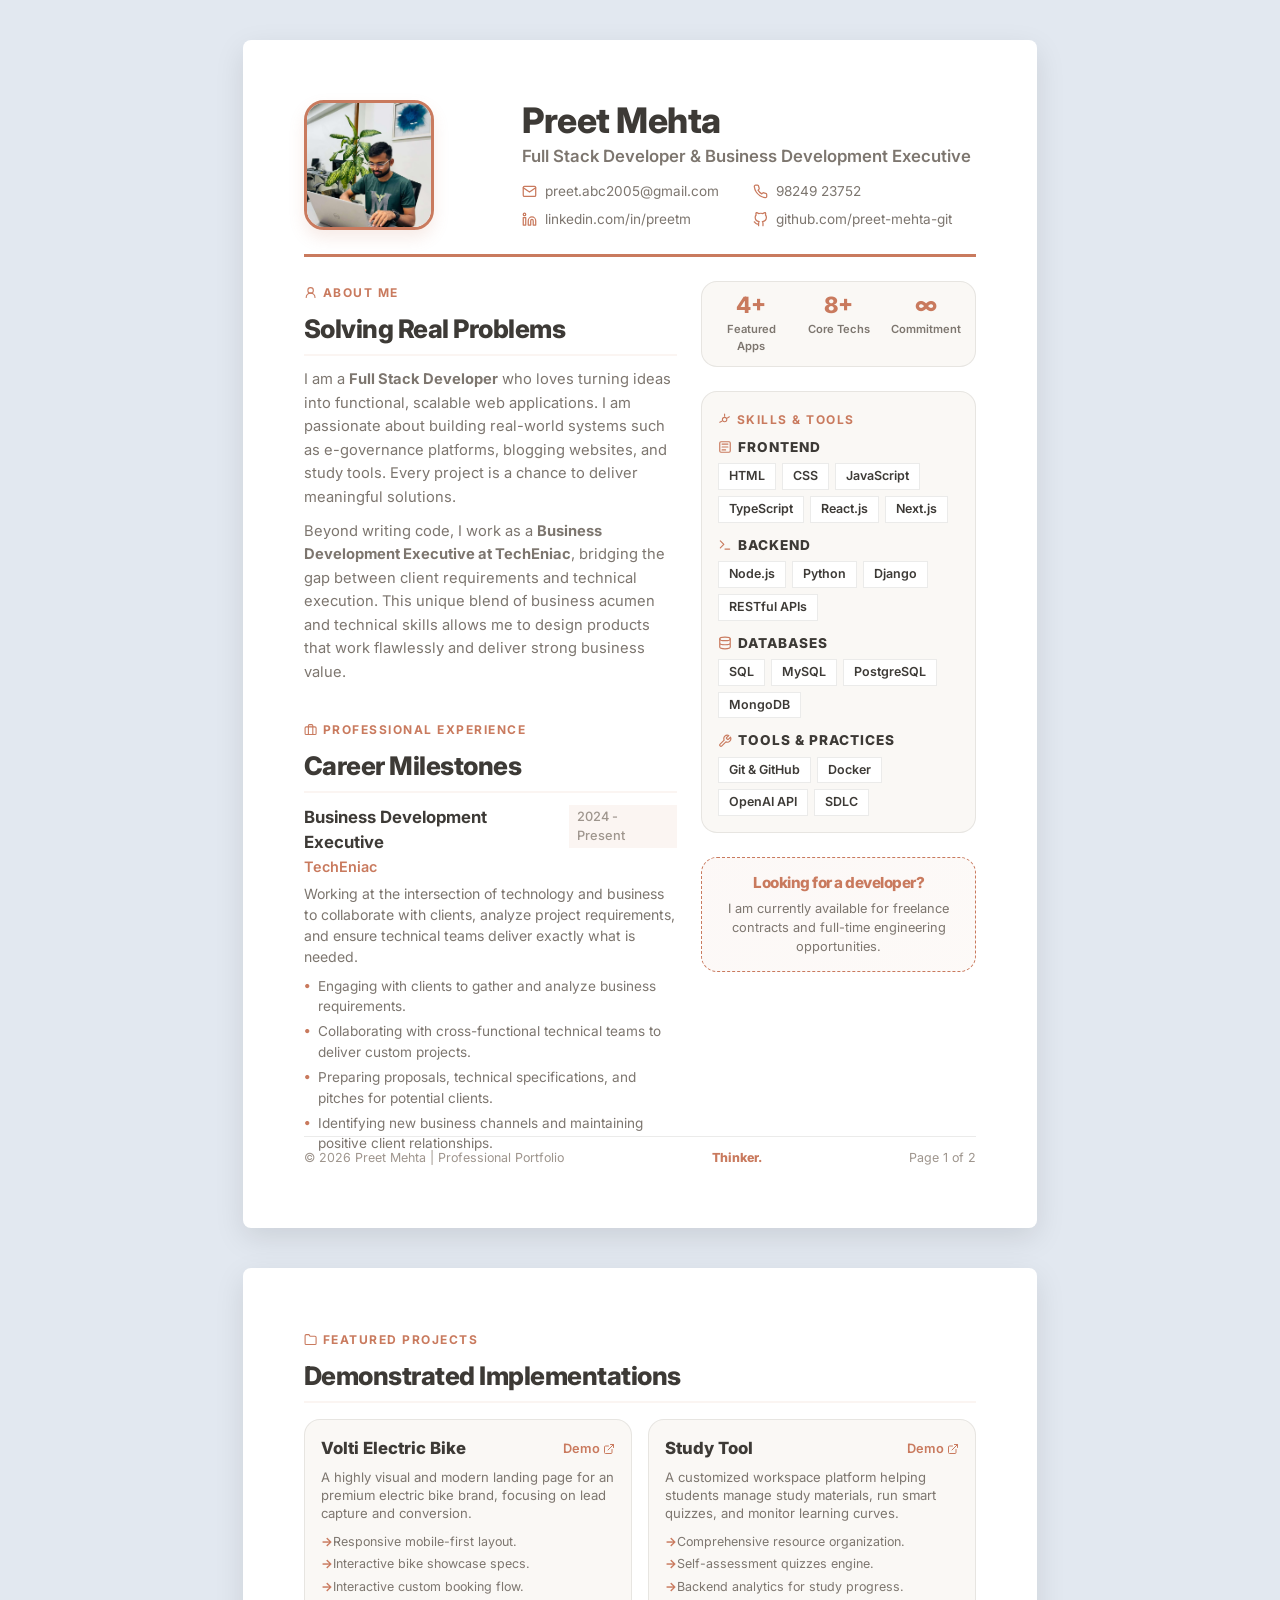
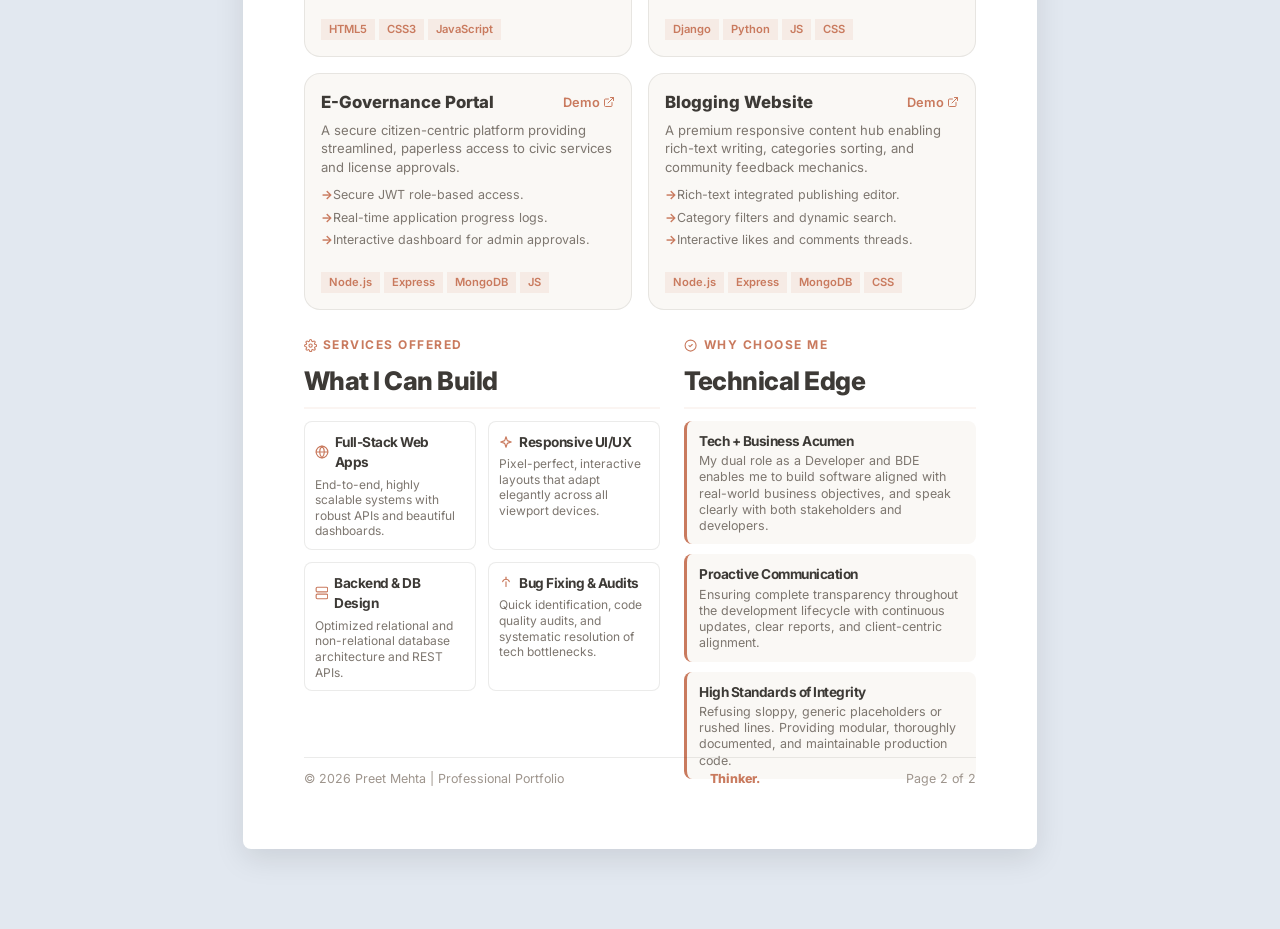
<file: portfolio-pdf.html>
<!DOCTYPE html>
<html lang="en">

<head>
  <meta charset="UTF-8">
  <meta name="viewport" content="width=device-width, initial-scale=1.0">
  <title>Preet Mehta | Full Stack Developer & BDE Portfolio</title>
  <link rel="stylesheet" href="https://fonts.googleapis.com/css2?family=Inter:wght@300;400;500;600;700;800;900&family=Fira+Code:wght@400;500&display=swap">
  <style>
    /* ============================================
       DESIGN TOKENS (Matching portfolio style)
       ============================================ */
    :root {
      --bg-primary: #ffffff;
      --bg-secondary: #faf8f5;
      --bg-card: #ffffff;
      --text-primary: #3d3a36;
      --text-secondary: #7d766f;
      --text-muted: #9e958d;
      
      --accent-copper: #c97a5e;
      --accent-light: rgba(201, 122, 94, 0.08);
      --gradient-primary: linear-gradient(135deg, #c97a5e 0%, #d4966b 100%);
      
      --border-subtle: rgba(61, 58, 54, 0.1);
      --border-accent: #c97a5e;
      --radius-sm: 8px;
      --radius-md: 16px;
      --radius-lg: 20px;
    }

    * {
      box-sizing: border-box;
      margin: 0;
      padding: 0;
    }

    body {
      font-family: 'Inter', system-ui, -apple-system, sans-serif;
      background-color: var(--bg-primary);
      color: var(--text-primary);
      line-height: 1.5;
      -webkit-font-smoothing: antialiased;
    }

    /* ============================================
       PAGED MEDIA & PRINT RULES
       ============================================ */
    @page {
      size: A4;
      margin: 1.6cm;
    }

    /* Print margins and page breaks */
    .page {
      width: 210mm;
      min-height: 297mm;
      padding: 1.6cm;
      margin: 0 auto;
      background: var(--bg-primary);
      position: relative;
      box-sizing: border-box;
    }

    /* For screen preview styling */
    @media screen {
      body {
        background-color: #e2e8f0;
        padding: 40px 0;
      }
      .page {
        background-color: white;
        box-shadow: 0 10px 30px rgba(0, 0, 0, 0.1);
        margin-bottom: 40px;
        border-radius: 8px;
      }
    }

    @media print {
      body {
        background-color: white;
      }
      .page {
        width: 100%;
        min-height: 100%;
        margin: 0;
        padding: 0;
        box-shadow: none;
        page-break-after: always;
      }
      .page:last-child {
        page-break-after: avoid;
      }
      /* Ensure colors print properly */
      * {
        -webkit-print-color-adjust: exact !important;
        print-color-adjust: exact !important;
      }
    }

    .page-break {
      page-break-before: always;
    }

    a {
      text-decoration: none;
      color: inherit;
    }

    /* ============================================
       TYPOGRAPHY & UTILITIES
       ============================================ */
    h1, h2, h3, h4 {
      font-weight: 800;
      letter-spacing: -0.5px;
    }

    .gradient-text {
      background: var(--gradient-primary);
      -webkit-background-clip: text;
      -webkit-text-fill-color: transparent;
      background-clip: text;
      display: inline-block;
    }

    .highlight {
      color: var(--accent-copper);
    }

    .section-label {
      display: inline-flex;
      align-items: center;
      gap: 6px;
      font-size: 0.75rem;
      font-weight: 700;
      letter-spacing: 1.5px;
      text-transform: uppercase;
      color: var(--accent-copper);
      margin-bottom: 8px;
    }

    .section-label svg {
      width: 14px;
      height: 14px;
      stroke: var(--accent-copper);
    }

    .section-title {
      font-size: 1.6rem;
      font-weight: 800;
      margin-bottom: 12px;
      color: var(--text-primary);
      border-bottom: 2px solid var(--accent-light);
      padding-bottom: 6px;
    }

    svg.icon {
      width: 1.1em;
      height: 1.1em;
      stroke: currentColor;
      fill: none;
      stroke-width: 2;
      stroke-linecap: round;
      stroke-linejoin: round;
      vertical-align: middle;
    }

    /* ============================================
       PAGE 1 LAYOUT
       ============================================ */
    
    /* Header Block */
    .header-block {
      display: grid;
      grid-template-columns: 1.2fr 2.8fr;
      gap: 24px;
      align-items: center;
      border-bottom: 3px solid var(--accent-copper);
      padding-bottom: 24px;
      margin-bottom: 24px;
    }

    .profile-img-container {
      width: 130px;
      height: 130px;
      border-radius: var(--radius-lg);
      overflow: hidden;
      border: 3px solid var(--accent-copper);
      box-shadow: 0 8px 16px rgba(201, 122, 94, 0.15);
    }

    .profile-img {
      width: 100%;
      height: 100%;
      object-fit: cover;
    }

    .header-info h1 {
      font-size: 2.2rem;
      margin-bottom: 4px;
      line-height: 1.1;
    }

    .header-role {
      font-size: 1.05rem;
      font-weight: 600;
      color: var(--text-secondary);
      margin-bottom: 12px;
    }

    .contact-grid {
      display: grid;
      grid-template-columns: repeat(2, 1fr);
      gap: 8px;
    }

    .contact-item {
      display: flex;
      align-items: center;
      gap: 8px;
      font-size: 0.85rem;
      color: var(--text-secondary);
    }

    .contact-item svg {
      color: var(--accent-copper);
      flex-shrink: 0;
    }

    .contact-item a:hover {
      color: var(--accent-copper);
      text-decoration: underline;
    }

    /* Main Grid - Two Columns */
    .main-grid {
      display: grid;
      grid-template-columns: 2.3fr 1.7fr;
      gap: 24px;
    }

    .left-col {
      display: flex;
      flex-direction: column;
      gap: 24px;
    }

    .right-col {
      display: flex;
      flex-direction: column;
      gap: 24px;
    }

    /* Bio Section */
    .bio-text {
      font-size: 0.92rem;
      color: var(--text-secondary);
      line-height: 1.6;
    }
    
    .bio-text p {
      margin-bottom: 10px;
    }

    /* Experience Card */
    .exp-item {
      margin-bottom: 14px;
    }

    .exp-header {
      display: flex;
      justify-content: space-between;
      align-items: flex-start;
      margin-bottom: 6px;
    }

    .exp-role {
      font-size: 1.05rem;
      font-weight: 700;
      color: var(--text-primary);
    }

    .exp-company {
      font-size: 0.9rem;
      font-weight: 600;
      color: var(--accent-copper);
    }

    .exp-duration {
      font-size: 0.8rem;
      font-weight: 500;
      color: var(--text-muted);
      background: var(--accent-light);
      padding: 2px 8px;
      border-radius: var(--radius-full);
    }

    .exp-desc {
      font-size: 0.88rem;
      color: var(--text-secondary);
      margin-bottom: 8px;
    }

    .exp-bullets {
      list-style: none;
      padding-left: 0;
    }

    .exp-bullets li {
      font-size: 0.85rem;
      color: var(--text-secondary);
      position: relative;
      padding-left: 14px;
      margin-bottom: 5px;
    }

    .exp-bullets li::before {
      content: "•";
      color: var(--accent-copper);
      font-weight: bold;
      position: absolute;
      left: 0;
      top: -1px;
    }

    /* Skills Block */
    .skills-section {
      background-color: var(--bg-secondary);
      padding: 16px;
      border-radius: var(--radius-md);
      border: 1px solid var(--border-subtle);
    }

    .skill-category {
      margin-bottom: 12px;
    }

    .skill-category:last-child {
      margin-bottom: 0;
    }

    .skill-category h4 {
      font-size: 0.85rem;
      text-transform: uppercase;
      letter-spacing: 1px;
      color: var(--text-primary);
      margin-bottom: 6px;
      display: flex;
      align-items: center;
      gap: 6px;
    }

    .skill-category h4 svg {
      color: var(--accent-copper);
      width: 14px;
      height: 14px;
    }

    .tags-container {
      display: flex;
      flex-wrap: wrap;
      gap: 6px;
    }

    .tag {
      font-size: 0.78rem;
      font-weight: 600;
      background: #ffffff;
      color: var(--text-primary);
      border: 1px solid var(--border-subtle);
      padding: 3px 10px;
      border-radius: var(--radius-full);
    }

    /* Quick stats */
    .stats-box {
      display: grid;
      grid-template-columns: repeat(3, 1fr);
      gap: 12px;
      text-align: center;
      border: 1px solid var(--border-subtle);
      border-radius: var(--radius-md);
      padding: 12px;
      background-color: var(--bg-secondary);
    }

    .stat-num {
      font-size: 1.4rem;
      font-weight: 800;
      color: var(--accent-copper);
      line-height: 1;
    }

    .stat-lbl {
      font-size: 0.7rem;
      font-weight: 600;
      color: var(--text-secondary);
      margin-top: 4px;
    }

    /* Contact Form Footer Callout */
    .pitch-card {
      background: linear-gradient(135deg, rgba(201, 122, 94, 0.05) 0%, rgba(212, 150, 107, 0.05) 100%);
      border: 1.5px dashed var(--accent-copper);
      border-radius: var(--radius-md);
      padding: 14px;
      text-align: center;
    }

    .pitch-card h4 {
      font-size: 0.95rem;
      color: var(--accent-copper);
      margin-bottom: 4px;
    }

    .pitch-card p {
      font-size: 0.8rem;
      color: var(--text-secondary);
    }

    /* ============================================
       PAGE 2 LAYOUT
       ============================================ */
    
    .projects-container {
      display: grid;
      grid-template-columns: repeat(2, 1fr);
      gap: 16px;
      margin-bottom: 24px;
    }

    .proj-card {
      background: var(--bg-secondary);
      border: 1px solid var(--border-subtle);
      border-radius: var(--radius-md);
      padding: 16px;
      display: flex;
      flex-direction: column;
      justify-content: space-between;
    }

    .proj-top {
      margin-bottom: 10px;
    }

    .proj-title-bar {
      display: flex;
      justify-content: space-between;
      align-items: center;
      margin-bottom: 6px;
    }

    .proj-title {
      font-size: 1.05rem;
      font-weight: 800;
      color: var(--text-primary);
    }

    .proj-link {
      color: var(--accent-copper);
      font-size: 0.8rem;
      font-weight: 600;
      display: inline-flex;
      align-items: center;
      gap: 3px;
    }

    .proj-link:hover {
      text-decoration: underline;
    }

    .proj-desc {
      font-size: 0.82rem;
      color: var(--text-secondary);
      line-height: 1.4;
      margin-bottom: 10px;
    }

    .proj-bullets {
      list-style: none;
      padding-left: 0;
      margin-bottom: 12px;
    }

    .proj-bullets li {
      font-size: 0.78rem;
      color: var(--text-secondary);
      position: relative;
      padding-left: 12px;
      margin-bottom: 4px;
    }

    .proj-bullets li::before {
      content: "→";
      color: var(--accent-copper);
      font-weight: bold;
      position: absolute;
      left: 0;
    }

    .proj-stack {
      display: flex;
      flex-wrap: wrap;
      gap: 4px;
    }

    .proj-stack span {
      font-size: 0.7rem;
      font-weight: 600;
      background: rgba(201, 122, 94, 0.1);
      color: var(--accent-copper);
      padding: 2px 8px;
      border-radius: var(--radius-full);
    }

    /* Services & Why Choose Me layout */
    .services-why-grid {
      display: grid;
      grid-template-columns: 2.2fr 1.8fr;
      gap: 24px;
    }

    .service-list {
      display: grid;
      grid-template-columns: repeat(2, 1fr);
      gap: 12px;
    }

    .service-pill {
      background: #ffffff;
      border: 1px solid var(--border-subtle);
      border-radius: var(--radius-sm);
      padding: 10px;
      display: flex;
      flex-direction: column;
      gap: 4px;
    }

    .service-pill h4 {
      font-size: 0.85rem;
      font-weight: 700;
      color: var(--text-primary);
      display: flex;
      align-items: center;
      gap: 6px;
    }

    .service-pill h4 svg {
      color: var(--accent-copper);
      width: 14px;
      height: 14px;
    }

    .service-pill p {
      font-size: 0.75rem;
      color: var(--text-secondary);
      line-height: 1.3;
    }

    /* Why Us Boxes */
    .why-box {
      margin-bottom: 10px;
      background: var(--bg-secondary);
      border-radius: var(--radius-sm);
      padding: 10px 12px;
      border-left: 3px solid var(--accent-copper);
    }

    .why-box h4 {
      font-size: 0.85rem;
      font-weight: 700;
      color: var(--text-primary);
      margin-bottom: 2px;
    }

    .why-box p {
      font-size: 0.78rem;
      color: var(--text-secondary);
      line-height: 1.3;
    }

    /* Footer Branding */
    .pdf-footer {
      position: absolute;
      bottom: 1.6cm;
      left: 1.6cm;
      right: 1.6cm;
      border-top: 1px solid var(--border-subtle);
      padding-top: 12px;
      display: flex;
      justify-content: space-between;
      align-items: center;
      font-size: 0.78rem;
      color: var(--text-muted);
    }

    .pdf-footer-logo {
      font-weight: 800;
      color: var(--accent-copper);
    }
  </style>
</head>

<body>

  <!-- ==================== PAGE 1 ==================== -->
  <div class="page">
    
    <!-- Header -->
    <header class="header-block">
      <div class="profile-img-container">
        <img src="profile.jpg" alt="Preet Mehta" class="profile-img">
      </div>
      <div class="header-info">
        <h1>Preet Mehta</h1>
        <div class="header-role">Full Stack Developer & Business Development Executive</div>
        <div class="contact-grid">
          <div class="contact-item">
            <svg class="icon" viewBox="0 0 24 24"><path d="M4 4h16c1.1 0 2 .9 2 2v12c0 1.1-.9 2-2 2H4c-1.1 0-2-.9-2-2V6c0-1.1.9-2 2-2z"/><polyline points="22,6 12,13 2,6"/></svg>
            <a href="mailto:preet.abc2005@gmail.com">preet.abc2005@gmail.com</a>
          </div>
          <div class="contact-item">
            <svg class="icon" viewBox="0 0 24 24"><path d="M22 16.92v3a2 2 0 0 1-2.18 2 19.79 19.79 0 0 1-8.63-3.07 19.5 19.5 0 0 1-6-6 19.79 19.79 0 0 1-3.07-8.67A2 2 0 0 1 4.11 2h3a2 2 0 0 1 2 1.72 12.84 12.84 0 0 0 .7 2.81 2 2 0 0 1-.45 2.11L8.09 9.91a16 16 0 0 0 6 6l1.27-1.27a2 2 0 0 1 2.11-.45 12.84 12.84 0 0 0 2.81.7A2 2 0 0 1 22 16.92z"/></svg>
            <span>98249 23752</span>
          </div>
          <div class="contact-item">
            <svg class="icon" viewBox="0 0 24 24"><path d="M16 8a6 6 0 0 1 6 6v7h-4v-7a2 2 0 0 0-2-2 2 2 0 0 0-2 2v7h-4v-7a6 6 0 0 1 6-6z"/><rect width="4" height="12" x="2" y="9"/><circle cx="4" cy="4" r="2"/></svg>
            <a href="https://linkedin.com/in/preetm/" target="_blank">linkedin.com/in/preetm</a>
          </div>
          <div class="contact-item">
            <svg class="icon" viewBox="0 0 24 24"><path d="M9 19c-5 1.5-5-2.5-7-3m14 6v-3.87a3.37 3.37 0 0 0-.94-2.61c3.14-.35 6.44-1.54 6.44-7A5.44 5.44 0 0 0 20 4.77 5.07 5.07 0 0 0 19.91 1S18.73.65 16 2.48a13.38 13.38 0 0 0-7 0C6.27.65 5.09 1 5.09 1A5.07 5.07 0 0 0 5 4.77a5.44 5.44 0 0 0-1.5 3.78c0 5.42 3.3 6.61 6.44 7A3.37 3.37 0 0 0 9 18.13V22"/></svg>
            <a href="https://github.com/preet-mehta-git" target="_blank">github.com/preet-mehta-git</a>
          </div>
        </div>
      </div>
    </header>

    <!-- Content Grid -->
    <div class="main-grid">
      
      <!-- Left Column -->
      <div class="left-col">
        
        <!-- About Me -->
        <section>
          <div class="section-label">
            <svg class="icon" viewBox="0 0 24 24"><circle cx="12" cy="8" r="5"/><path d="M20 21a8 8 0 0 0-16 0"/></svg>
            About Me
          </div>
          <h2 class="section-title">Solving Real Problems</h2>
          <div class="bio-text">
            <p>
              I am a <strong>Full Stack Developer</strong> who loves turning ideas into functional, scalable web applications. I am passionate about building real-world systems such as e-governance platforms, blogging websites, and study tools. Every project is a chance to deliver meaningful solutions.
            </p>
            <p>
              Beyond writing code, I work as a <strong>Business Development Executive at TechEniac</strong>, bridging the gap between client requirements and technical execution. This unique blend of business acumen and technical skills allows me to design products that work flawlessly and deliver strong business value.
            </p>
          </div>
        </section>

        <!-- Experience -->
        <section>
          <div class="section-label">
            <svg class="icon" viewBox="0 0 24 24"><rect width="20" height="14" x="2" y="7" rx="2" ry="2"/><path d="M16 21V5a2 2 0 0 0-2-2h-4a2 2 0 0 0-2 2v16"/></svg>
            Professional Experience
          </div>
          <h2 class="section-title">Career Milestones</h2>
          
          <div class="exp-item">
            <div class="exp-header">
              <div>
                <div class="exp-role">Business Development Executive</div>
                <div class="exp-company">TechEniac</div>
              </div>
              <span class="exp-duration">2024 - Present</span>
            </div>
            <p class="exp-desc">
              Working at the intersection of technology and business to collaborate with clients, analyze project requirements, and ensure technical teams deliver exactly what is needed.
            </p>
            <ul class="exp-bullets">
              <li>Engaging with clients to gather and analyze business requirements.</li>
              <li>Collaborating with cross-functional technical teams to deliver custom projects.</li>
              <li>Preparing proposals, technical specifications, and pitches for potential clients.</li>
              <li>Identifying new business channels and maintaining positive client relationships.</li>
            </ul>
          </div>
        </section>

      </div>

      <!-- Right Column -->
      <div class="right-col">
        
        <!-- Stats -->
        <div class="stats-box">
          <div>
            <div class="stat-num">4+</div>
            <div class="stat-lbl">Featured Apps</div>
          </div>
          <div>
            <div class="stat-num">8+</div>
            <div class="stat-lbl">Core Techs</div>
          </div>
          <div>
            <div class="stat-num">&infin;</div>
            <div class="stat-lbl">Commitment</div>
          </div>
        </div>

        <!-- Skills -->
        <section class="skills-section">
          <div class="section-label">
            <svg class="icon" viewBox="0 0 24 24"><path d="M12 2v4"/><path d="m6.8 15-3.5 2"/><path d="m20.7 7-3.5 2"/><circle cx="12" cy="12" r="4"/></svg>
            Skills & Tools
          </div>
          
          <div class="skill-category">
            <h4>
              <svg class="icon" viewBox="0 0 24 24"><rect width="18" height="18" x="3" y="3" rx="2"/><path d="M7 7h10M7 12h10M7 17h6"/></svg>
              Frontend
            </h4>
            <div class="tags-container">
              <span class="tag">HTML</span>
              <span class="tag">CSS</span>
              <span class="tag">JavaScript</span>
              <span class="tag">TypeScript</span>
              <span class="tag">React.js</span>
              <span class="tag">Next.js</span>
            </div>
          </div>

          <div class="skill-category">
            <h4>
              <svg class="icon" viewBox="0 0 24 24"><polyline points="4 17 10 11 4 5"/><line x1="12" x2="20" y1="19" y2="19"/></svg>
              Backend
            </h4>
            <div class="tags-container">
              <span class="tag">Node.js</span>
              <span class="tag">Python</span>
              <span class="tag">Django</span>
              <span class="tag">RESTful APIs</span>
            </div>
          </div>

          <div class="skill-category">
            <h4>
              <svg class="icon" viewBox="0 0 24 24"><ellipse cx="12" cy="5" rx="9" ry="3"/><path d="M3 5v14a9 3 0 0 0 18 0V5M3 12a9 3 0 0 0 18 0"/></svg>
              Databases
            </h4>
            <div class="tags-container">
              <span class="tag">SQL</span>
              <span class="tag">MySQL</span>
              <span class="tag">PostgreSQL</span>
              <span class="tag">MongoDB</span>
            </div>
          </div>

          <div class="skill-category">
            <h4>
              <svg class="icon" viewBox="0 0 24 24"><path d="M14.7 6.3a1 1 0 0 0 0 1.4l1.6 1.6a1 1 0 0 0 1.4 0l3.77-3.77a6 6 0 0 1-7.94 7.94l-6.91 6.91a2.12 2.12 0 0 1-3-3l6.91-6.91a6 6 0 0 1 7.94-7.94l-3.76 3.76z"/></svg>
              Tools & Practices
            </h4>
            <div class="tags-container">
              <span class="tag">Git & GitHub</span>
              <span class="tag">Docker</span>
              <span class="tag">OpenAI API</span>
              <span class="tag">SDLC</span>
            </div>
          </div>
        </section>

        <!-- Callout -->
        <div class="pitch-card">
          <h4>Looking for a developer?</h4>
          <p>I am currently available for freelance contracts and full-time engineering opportunities.</p>
        </div>

      </div>

    </div>

    <!-- Page Footer -->
    <footer class="pdf-footer">
      <div>&copy; 2026 Preet Mehta | Professional Portfolio</div>
      <div class="pdf-footer-logo">Thinker.</div>
      <div>Page 1 of 2</div>
    </footer>

  </div>

  <!-- ==================== PAGE 2 ==================== -->
  <div class="page page-break">
    
    <!-- Projects Section -->
    <section style="margin-bottom: 24px;">
      <div class="section-label">
        <svg class="icon" viewBox="0 0 24 24"><path d="M22 19a2 2 0 0 1-2 2H4a2 2 0 0 1-2-2V5a2 2 0 0 1 2-2h5l2 3h9a2 2 0 0 1 2 2z"/></svg>
        Featured Projects
      </div>
      <h2 class="section-title" style="margin-bottom: 16px;">Demonstrated Implementations</h2>
      
      <div class="projects-container">
        
        <!-- Volti -->
        <div class="proj-card">
          <div class="proj-top">
            <div class="proj-title-bar">
              <span class="proj-title">Volti Electric Bike</span>
              <a href="https://volti-electric-bike.vercel.app" target="_blank" class="proj-link">
                Demo
                <svg class="icon" style="width: 12px; height: 12px;" viewBox="0 0 24 24"><path d="M18 13v6a2 2 0 0 1-2 2H5a2 2 0 0 1-2-2V8a2 2 0 0 1 2-2h6"/><polyline points="15 3 21 3 21 9"/><line x1="10" y1="14" x2="21" y2="3"/></svg>
              </a>
            </div>
            <p class="proj-desc">A highly visual and modern landing page for an premium electric bike brand, focusing on lead capture and conversion.</p>
            <ul class="proj-bullets">
              <li>Responsive mobile-first layout.</li>
              <li>Interactive bike showcase specs.</li>
              <li>Interactive custom booking flow.</li>
            </ul>
          </div>
          <div class="proj-stack">
            <span>HTML5</span><span>CSS3</span><span>JavaScript</span>
          </div>
        </div>

        <!-- Study Tool -->
        <div class="proj-card">
          <div class="proj-top">
            <div class="proj-title-bar">
              <span class="proj-title">Study Tool</span>
              <a href="https://study-tool-1.onrender.com" target="_blank" class="proj-link">
                Demo
                <svg class="icon" style="width: 12px; height: 12px;" viewBox="0 0 24 24"><path d="M18 13v6a2 2 0 0 1-2 2H5a2 2 0 0 1-2-2V8a2 2 0 0 1 2-2h6"/><polyline points="15 3 21 3 21 9"/><line x1="10" y1="14" x2="21" y2="3"/></svg>
              </a>
            </div>
            <p class="proj-desc">A customized workspace platform helping students manage study materials, run smart quizzes, and monitor learning curves.</p>
            <ul class="proj-bullets">
              <li>Comprehensive resource organization.</li>
              <li>Self-assessment quizzes engine.</li>
              <li>Backend analytics for study progress.</li>
            </ul>
          </div>
          <div class="proj-stack">
            <span>Django</span><span>Python</span><span>JS</span><span>CSS</span>
          </div>
        </div>

        <!-- E-Governance Portal -->
        <div class="proj-card">
          <div class="proj-top">
            <div class="proj-title-bar">
              <span class="proj-title">E-Governance Portal</span>
              <a href="https://governance-1.onrender.com" target="_blank" class="proj-link">
                Demo
                <svg class="icon" style="width: 12px; height: 12px;" viewBox="0 0 24 24"><path d="M18 13v6a2 2 0 0 1-2 2H5a2 2 0 0 1-2-2V8a2 2 0 0 1 2-2h6"/><polyline points="15 3 21 3 21 9"/><line x1="10" y1="14" x2="21" y2="3"/></svg>
              </a>
            </div>
            <p class="proj-desc">A secure citizen-centric platform providing streamlined, paperless access to civic services and license approvals.</p>
            <ul class="proj-bullets">
              <li>Secure JWT role-based access.</li>
              <li>Real-time application progress logs.</li>
              <li>Interactive dashboard for admin approvals.</li>
            </ul>
          </div>
          <div class="proj-stack">
            <span>Node.js</span><span>Express</span><span>MongoDB</span><span>JS</span>
          </div>
        </div>

        <!-- Blogging Website -->
        <div class="proj-card">
          <div class="proj-top">
            <div class="proj-title-bar">
              <span class="proj-title">Blogging Website</span>
              <a href="https://blogging-site-blue.vercel.app" target="_blank" class="proj-link">
                Demo
                <svg class="icon" style="width: 12px; height: 12px;" viewBox="0 0 24 24"><path d="M18 13v6a2 2 0 0 1-2 2H5a2 2 0 0 1-2-2V8a2 2 0 0 1 2-2h6"/><polyline points="15 3 21 3 21 9"/><line x1="10" y1="14" x2="21" y2="3"/></svg>
              </a>
            </div>
            <p class="proj-desc">A premium responsive content hub enabling rich-text writing, categories sorting, and community feedback mechanics.</p>
            <ul class="proj-bullets">
              <li>Rich-text integrated publishing editor.</li>
              <li>Category filters and dynamic search.</li>
              <li>Interactive likes and comments threads.</li>
            </ul>
          </div>
          <div class="proj-stack">
            <span>Node.js</span><span>Express</span><span>MongoDB</span><span>CSS</span>
          </div>
        </div>

      </div>
    </section>

    <!-- Services & Why choose me -->
    <div class="services-why-grid">
      
      <!-- Services -->
      <section>
        <div class="section-label">
          <svg class="icon" viewBox="0 0 24 24"><circle cx="12" cy="12" r="3"/><path d="M19.4 15a1.65 1.65 0 0 0 .33 1.82l.06.06a2 2 0 0 1 0 2.83 2 2 0 0 1-2.83 0l-.06-.06a1.65 1.65 0 0 0-1.82-.33 1.65 1.65 0 0 0-1 1.51V21a2 2 0 0 1-2 2 2 2 0 0 1-2-2v-.09A1.65 1.65 0 0 0 9 19.4a1.65 1.65 0 0 0-1.82.33l-.06.06a2 2 0 0 1-2.83 0 2 2 0 0 1 0-2.83l.06-.06A1.65 1.65 0 0 0 4.68 15a1.65 1.65 0 0 0-1.51-1H3a2 2 0 0 1-2-2 2 2 0 0 1 2-2h.09A1.65 1.65 0 0 0 4.6 9a1.65 1.65 0 0 0-.33-1.82l-.06-.06a2 2 0 0 1 0-2.83 2 2 0 0 1 2.83 0l.06.06A1.65 1.65 0 0 0 9 4.68a1.65 1.65 0 0 0 1-1.51V3a2 2 0 0 1 2-2 2 2 0 0 1 2 2v.09a1.65 1.65 0 0 0 1 1.51 1.65 1.65 0 0 0 1.82-.33l.06-.06a2 2 0 0 1 2.83 0 2 2 0 0 1 0 2.83l-.06.06A1.65 1.65 0 0 0 19.4 9a1.65 1.65 0 0 0 1.51 1H21a2 2 0 0 1 2 2 2 2 0 0 1-2 2h-.09a1.65 1.65 0 0 0-1.51 1z"/></svg>
          Services Offered
        </div>
        <h2 class="section-title" style="margin-bottom: 12px;">What I Can Build</h2>
        
        <div class="service-list">
          <div class="service-pill">
            <h4>
              <svg class="icon" viewBox="0 0 24 24"><circle cx="12" cy="12" r="10"/><path d="M12 2a14.5 14.5 0 0 0 0 20 14.5 14.5 0 0 0 0-20M2 12h20"/></svg>
              Full-Stack Web Apps
            </h4>
            <p>End-to-end, highly scalable systems with robust APIs and beautiful dashboards.</p>
          </div>
          
          <div class="service-pill">
            <h4>
              <svg class="icon" viewBox="0 0 24 24"><path d="m12 3-1.912 5.813a2 2 0 0 1-1.275 1.275L3 12l5.813 1.912a2 2 0 0 1 1.275 1.275L12 21l1.912-5.813a2 2 0 0 1 1.275-1.275L21 12l-5.813-1.912a2 2 0 0 1-1.275-1.275L12 3Z"/></svg>
              Responsive UI/UX
            </h4>
            <p>Pixel-perfect, interactive layouts that adapt elegantly across all viewport devices.</p>
          </div>

          <div class="service-pill">
            <h4>
              <svg class="icon" viewBox="0 0 24 24"><rect width="20" height="8" x="2" y="2" rx="2" ry="2"/><rect width="20" height="8" x="2" y="14" rx="2" ry="2"/></svg>
              Backend & DB Design
            </h4>
            <p>Optimized relational and non-relational database architecture and REST APIs.</p>
          </div>

          <div class="service-pill">
            <h4>
              <svg class="icon" viewBox="0 0 24 24"><path d="M12 2v4"/><path d="M17.7 9.7a6 6 0 0 0-11.4 0"/><path d="M12 10v8"/></svg>
              Bug Fixing & Audits
            </h4>
            <p>Quick identification, code quality audits, and systematic resolution of tech bottlenecks.</p>
          </div>
        </div>
      </section>

      <!-- Why Me -->
      <section>
        <div class="section-label">
          <svg class="icon" viewBox="0 0 24 24"><path d="M12 22c5.523 0 10-4.477 10-10S17.523 2 12 2 2 6.477 2 12s4.477 10 10 10z"/><path d="m9 12 2 2 4-4"/></svg>
          Why Choose Me
        </div>
        <h2 class="section-title" style="margin-bottom: 12px;">Technical Edge</h2>
        
        <div class="why-box">
          <h4>Tech + Business Acumen</h4>
          <p>My dual role as a Developer and BDE enables me to build software aligned with real-world business objectives, and speak clearly with both stakeholders and developers.</p>
        </div>
        
        <div class="why-box">
          <h4>Proactive Communication</h4>
          <p>Ensuring complete transparency throughout the development lifecycle with continuous updates, clear reports, and client-centric alignment.</p>
        </div>

        <div class="why-box">
          <h4>High Standards of Integrity</h4>
          <p>Refusing sloppy, generic placeholders or rushed lines. Providing modular, thoroughly documented, and maintainable production code.</p>
        </div>
      </section>

    </div>

    <!-- Page Footer -->
    <footer class="pdf-footer">
      <div>&copy; 2026 Preet Mehta | Professional Portfolio</div>
      <div class="pdf-footer-logo">Thinker.</div>
      <div>Page 2 of 2</div>
    </footer>

  </div>

</body>

</html>
</file>
<file: style.css>
/* ============================================
   Preet Mehta, Portfolio | style.css
   ============================================ */

/* ---------- Google Fonts ---------- */
@import url('https://fonts.googleapis.com/css2?family=Inter:wght@300;400;500;600;700;800;900&family=Fira+Code:wght@400;500&display=swap');

/* ---------- Custom Properties ---------- */
:root {
  /* Backgrounds */
  --bg-primary: #f5f3f0;
  --bg-secondary: #faf8f5;
  --bg-card: rgba(255, 255, 255, 0.72);
  --bg-card-hover: rgba(255, 255, 255, 0.9);
  --bg-glass: rgba(255, 255, 255, 0.5);

  /* Text */
  --text-primary: #3d3a36;
  --text-secondary: #7d766f;
  --text-muted: #9e958d;

  /* Accent palette */
  --accent-indigo: #c97a5e;
  --accent-cyan: #c97a5e;
  --accent-pink: #c97a5e;
  --accent-amber: #c97a5e;
  --accent-blue: #c97a5e;

  /* Gradients */
  --gradient-primary: #c97a5e;
  --gradient-secondary: #d4966b;
  --gradient-hero-bg: none;

  /* Borders */
  --border-subtle: rgba(61, 58, 54, 0.1);
  --border-hover: #c97a5e;

  /* Shadows */
  --shadow-card: 0 18px 40px rgba(61, 58, 54, 0.05);
  --shadow-glow: none;
  --shadow-btn: 0 8px 20px rgba(201, 122, 94, 0.25);

  /* Layout */
  --radius-sm: 12px;
  --radius-md: 24px;
  --radius-lg: 28px;
  --radius-full: 999px;
  --nav-height: 80px;
  --max-width: 1180px;

  /* Motion */
  --ease-out: cubic-bezier(.4, 0, .2, 1);
  --ease-spring: cubic-bezier(.34, 1.56, .64, 1);
  --dur-fast: .25s;
  --dur-med: .45s;
  --dur-slow: .7s;
}

/* ---------- Reset ---------- */
*,
*::before,
*::after {
  margin: 0;
  padding: 0;
  box-sizing: border-box;
}

html {
  scroll-behavior: smooth;
  font-size: 16px;
  overflow-x: hidden;
}

body {
  font-family: 'Inter', system-ui, -apple-system, sans-serif;
  background: var(--bg-primary);
  color: var(--text-primary);
  line-height: 1.7;
  -webkit-font-smoothing: antialiased;
  -moz-osx-font-smoothing: grayscale;
  overflow-x: hidden;
}

a {
  text-decoration: none;
  color: inherit;
}

ul {
  list-style: none;
}

img {
  max-width: 100%;
  display: block;
}

button {
  font-family: inherit;
  cursor: pointer;
  border: none;
  background: none;
}

svg.icon {
  width: 1.2em;
  height: 1.2em;
  stroke: currentColor;
  fill: none;
  stroke-width: 2;
  stroke-linecap: round;
  stroke-linejoin: round;
  vertical-align: middle;
}

svg.icon-lg {
  width: 1.8em;
  height: 1.8em;
}

svg.icon-xl {
  width: 2.4em;
  height: 2.4em;
}

/* ---------- Utility ---------- */
.container {
  width: 92%;
  max-width: var(--max-width);
  margin: 0 auto;
}

.section {
  padding: 110px 0;
  position: relative;
}

.section-header {
  margin-bottom: 56px;
}

.section-label {
  display: inline-flex;
  align-items: center;
  gap: 8px;
  font-size: .78rem;
  font-weight: 600;
  letter-spacing: 2.5px;
  text-transform: uppercase;
  color: var(--accent-cyan);
  margin-bottom: 14px;
}

.section-label svg {
  opacity: .7;
}

.section-title {
  font-size: clamp(2rem, 4.5vw, 2.8rem);
  font-weight: 800;
  line-height: 1.2;
  margin-bottom: 14px;
  background: var(--gradient-primary);
  -webkit-background-clip: text;
  -webkit-text-fill-color: transparent;
  background-clip: text;
}

.section-subtitle {
  font-size: 1.05rem;
  color: var(--text-secondary);
  max-width: 560px;
}

.highlight {
  color: var(--accent-indigo);
  -webkit-text-fill-color: var(--accent-indigo);
}

/* Scroll-reveal */
.reveal {
  opacity: 0;
  transform: translateY(45px);
  transition: opacity var(--dur-slow) ease, transform var(--dur-slow) ease;
}

.reveal.active {
  opacity: 1;
  transform: translateY(0);
}

/* ============================================
   NAVBAR
   ============================================ */
.navbar {
  position: fixed;
  top: 0;
  left: 0;
  width: 100%;
  height: var(--nav-height);
  z-index: 1000;
  background: rgba(250, 248, 245, 0.8);
  backdrop-filter: blur(20px) saturate(1.3);
  -webkit-backdrop-filter: blur(20px) saturate(1.3);
  border-bottom: 1px solid var(--border-subtle);
  transition: background var(--dur-fast) var(--ease-out);
}

.navbar.scrolled {
  background: rgba(250, 248, 245, 0.95);
}

.navbar .container {
  display: flex;
  align-items: center;
  justify-content: space-between;
  height: 100%;
}

.nav-logo {
  display: flex;
  align-items: center;
  gap: 8px;
  font-size: 1.35rem;
  font-weight: 800;
  letter-spacing: -.5px;
}

.nav-logo-text {
  background: var(--gradient-primary);
  -webkit-background-clip: text;
  -webkit-text-fill-color: transparent;
  background-clip: text;
}

.nav-logo-icon {
  stroke: url(#logo-grad);
  width: 1.6rem;
  height: 1.6rem;
}

.logo-dot {
  -webkit-text-fill-color: var(--accent-cyan);
}

/* Hero typing cursor */
.hero-greeting,
.hero-name .gradient-text {
  border-right: 2px solid var(--accent-cyan);
  display: inline-block;
  min-height: 1em;
}

.hero-greeting.typed,
.hero-name .gradient-text.typed {
  border-right: none;
}

.hero-name .gradient-text {
  border-right-color: var(--accent-indigo);
}

@keyframes blinkCaret {

  0%,
  100% {
    border-color: transparent;
  }

  50% {
    border-color: var(--accent-cyan);
  }
}

.nav-links {
  display: flex;
  gap: 30px;
  align-items: center;
}

.nav-links a {
  font-size: .88rem;
  font-weight: 500;
  color: var(--text-secondary);
  position: relative;
  transition: color var(--dur-fast) var(--ease-out);
  padding: 4px 0;
}

.nav-links a::after {
  content: '';
  position: absolute;
  bottom: -2px;
  left: 50%;
  width: 0;
  height: 2px;
  background: var(--gradient-primary);
  border-radius: 2px;
  transition: width var(--dur-fast) var(--ease-out), left var(--dur-fast) var(--ease-out);
}

.nav-links a:hover,
.nav-links a.nav-active {
  color: var(--text-primary);
}

.nav-links a:hover::after,
.nav-links a.nav-active::after {
  width: 100%;
  left: 0;
}

/* Hamburger */
.hamburger {
  display: none;
  flex-direction: column;
  gap: 5px;
  padding: 6px;
  z-index: 1001;
}

.hamburger span {
  display: block;
  width: 24px;
  height: 2px;
  background: var(--text-primary);
  border-radius: 2px;
  transition: var(--dur-fast) var(--ease-out);
  transform-origin: center;
}

.hamburger.active span:nth-child(1) {
  transform: rotate(45deg) translate(5px, 5px);
}

.hamburger.active span:nth-child(2) {
  opacity: 0;
}

.hamburger.active span:nth-child(3) {
  transform: rotate(-45deg) translate(5px, -5px);
}

/* ============================================
   HERO
   ============================================ */
.hero {
  min-height: 100vh;
  display: flex;
  align-items: center;
  justify-content: center;
  text-align: center;
  position: relative;
  overflow: hidden;
  padding-top: var(--nav-height);
}

.hero::before {
  content: '';
  position: absolute;
  inset: 0;
  background: var(--gradient-hero-bg);
  pointer-events: none;
}

/* Floating orbs */
.hero-orbs {
  position: absolute;
  inset: 0;
  overflow: hidden;
  pointer-events: none;
}

.hero-orbs span {
  position: absolute;
  border-radius: 50%;
  filter: blur(90px);
  opacity: .30;
}

.hero-orbs span:nth-child(1) {
  width: 500px;
  height: 500px;
  background: var(--accent-indigo);
  top: -12%;
  left: -10%;
  animation: orbFloat 10s ease-in-out infinite alternate;
}

.hero-orbs span:nth-child(2) {
  width: 400px;
  height: 400px;
  background: var(--accent-pink);
  bottom: -10%;
  right: -8%;
  animation: orbFloat 12s ease-in-out infinite alternate-reverse;
}

.hero-orbs span:nth-child(3) {
  width: 300px;
  height: 300px;
  background: var(--accent-cyan);
  top: 45%;
  left: 55%;
  animation: orbFloat 8s ease-in-out infinite alternate;
  animation-delay: 3s;
}

@keyframes orbFloat {
  0% {
    transform: translate(0, 0) scale(1);
  }

  100% {
    transform: translate(40px, -40px) scale(1.1);
  }
}

.hero-content {
  position: relative;
  z-index: 2;
  max-width: 800px;
}

.hero-greeting {
  font-size: .9rem;
  font-weight: 600;
  letter-spacing: 4px;
  text-transform: uppercase;
  color: var(--accent-cyan);
  margin-bottom: 18px;
  opacity: 0;
  animation: heroFadeUp .8s var(--ease-out) forwards .2s;
}

.hero-name {
  font-size: clamp(3rem, 8vw, 5.5rem);
  font-weight: 900;
  line-height: 1.05;
  margin-bottom: 18px;
  opacity: 0;
  animation: heroFadeUp .8s var(--ease-out) forwards .4s;
}

.hero-name .gradient-text {
  background: var(--gradient-primary);
  -webkit-background-clip: text;
  -webkit-text-fill-color: transparent;
  background-clip: text;
}

.hero-role {
  font-size: clamp(.95rem, 2.2vw, 1.2rem);
  color: var(--text-secondary);
  font-weight: 400;
  margin-bottom: 40px;
  opacity: 0;
  animation: heroFadeUp .8s var(--ease-out) forwards .6s;
}

.hero-buttons {
  display: flex;
  gap: 16px;
  justify-content: center;
  flex-wrap: wrap;
  opacity: 0;
  animation: heroFadeUp .8s var(--ease-out) forwards .8s;
}

@keyframes heroFadeUp {
  from {
    opacity: 0;
    transform: translateY(35px);
  }

  to {
    opacity: 1;
    transform: translateY(0);
  }
}

/* Buttons */
.btn {
  display: inline-flex;
  align-items: center;
  gap: 8px;
  padding: 14px 34px;
  border-radius: var(--radius-full);
  font-size: .92rem;
  font-weight: 600;
  transition: transform var(--dur-fast) var(--ease-spring),
    box-shadow var(--dur-fast) var(--ease-out),
    background var(--dur-fast) var(--ease-out),
    border-color var(--dur-fast) var(--ease-out);
  position: relative;
  overflow: hidden;
}

.btn-primary {
  background: var(--gradient-primary);
  color: #fff;
  box-shadow: var(--shadow-btn);
}

.btn-primary:hover {
  transform: translateY(-3px) scale(1.02);
  box-shadow: 0 8px 25px rgba(201, 122, 94, 0.25);
}

.btn-outline {
  background: transparent;
  color: var(--text-primary);
  border: 2px solid var(--border-subtle);
}

.btn-outline:hover {
  border-color: var(--accent-indigo);
  background: rgba(201, 122, 94, 0.08);
  transform: translateY(-3px);
}

.btn-sm {
  padding: 10px 22px;
  font-size: .84rem;
  border-radius: var(--radius-sm);
}

/* ---------- Specialty Grid ---------- */
.specialty-grid {
  display: flex;
  justify-content: center;
  flex-wrap: wrap;
  gap: 16px;
  margin-top: 54px;
}

.specialty-item {
  display: flex;
  align-items: center;
  gap: 10px;
  padding: 10px 22px;
  background: var(--bg-card);
  backdrop-filter: blur(12px);
  -webkit-backdrop-filter: blur(12px);
  border: 1px solid var(--border-subtle);
  border-radius: var(--radius-full);
  font-size: 0.88rem;
  font-weight: 600;
  color: var(--text-secondary);
  transition: all var(--dur-fast) var(--ease-spring);
  cursor: default;
  opacity: 0;
  transform: translateY(20px);
  animation: specialtyPop .6s var(--ease-spring) forwards;
}

.specialty-item:nth-child(1) {
  animation-delay: 1s;
}

.specialty-item:nth-child(2) {
  animation-delay: 1.15s;
}

.specialty-item:nth-child(3) {
  animation-delay: 1.3s;
}

.specialty-item:nth-child(4) {
  animation-delay: 1.45s;
}

.specialty-item:hover {
  background: var(--bg-card-hover);
  border-color: var(--accent-indigo);
  color: var(--text-primary);
  transform: translateY(-4px) scale(1.05);
  box-shadow: 0 12px 30px rgba(201, 122, 94, 0.15);
}

.specialty-item svg {
  color: var(--accent-indigo);
  width: 1.1rem;
  height: 1.1rem;
  opacity: 0.8;
  transition: transform var(--dur-fast) var(--ease-spring);
}

.specialty-item:hover svg {
  transform: rotate(15deg) scale(1.1);
  opacity: 1;
}

@keyframes specialtyPop {
  to {
    opacity: 1;
    transform: translateY(0);
  }
}

/* ============================================
   ABOUT
   ============================================ */
.about-grid {
  display: grid;
  grid-template-columns: 1fr 1.2fr;
  gap: 64px;
  align-items: center;
}

.about-visual {
  position: relative;
}

.about-image-wrapper {
  position: relative;
  border-radius: var(--radius-lg);
  overflow: hidden;
  box-shadow: var(--shadow-card);
  border: 1px solid var(--border-subtle);
  aspect-ratio: 4/5;
  background: var(--bg-card);
}

.about-image {
  width: 100%;
  height: 100%;
  object-fit: cover;
  transition: transform var(--dur-slow) var(--ease-out);
  display: block;
}

.about-image-wrapper:hover .about-image {
  transform: scale(1.05);
}

.about-visual::after {
  content: '';
  position: absolute;
  inset: -8px;
  border-radius: calc(var(--radius-lg) + 8px);
  background: var(--gradient-primary);
  z-index: -1;
  opacity: .2;
  filter: blur(25px);
}

.about-text h3 {
  font-size: 1.5rem;
  font-weight: 700;
  margin-bottom: 20px;
  color: var(--text-primary);
}

.about-text p {
  color: var(--text-secondary);
  margin-bottom: 16px;
  font-size: 1rem;
}

.about-stats {
  display: flex;
  gap: 32px;
  margin-top: 32px;
  padding-top: 28px;
  border-top: 1px solid var(--border-subtle);
}

.stat-item {
  text-align: center;
}

.stat-number {
  font-size: 2.2rem;
  font-weight: 800;
  background: var(--gradient-primary);
  -webkit-background-clip: text;
  -webkit-text-fill-color: transparent;
  background-clip: text;
  line-height: 1;
}

.stat-label {
  font-size: .8rem;
  color: var(--text-secondary);
  margin-top: 6px;
}

/* ============================================
   SKILLS
   ============================================ */
.skills-grid {
  display: grid;
  grid-template-columns: repeat(4, 1fr);
  gap: 24px;
}

.skill-card {
  background: var(--bg-card);
  backdrop-filter: blur(12px);
  border: 1px solid var(--border-subtle);
  border-radius: var(--radius-md);
  padding: 30px 24px;
  transition: transform var(--dur-fast) var(--ease-spring),
    box-shadow var(--dur-med) var(--ease-out),
    border-color var(--dur-fast) var(--ease-out),
    background var(--dur-fast) var(--ease-out);
  position: relative;
  overflow: hidden;
}

.skill-card::before {
  content: '';
  position: absolute;
  top: 0;
  left: 0;
  width: 100%;
  height: 3px;
  background: var(--gradient-primary);
  transform: scaleX(0);
  transform-origin: left;
  transition: transform var(--dur-med) var(--ease-out);
}

.skill-card:hover::before {
  transform: scaleX(1);
}

.skill-card:hover {
  background: var(--bg-card-hover);
  transform: translateY(-8px);
  box-shadow: var(--shadow-card);
  border-color: var(--border-hover);
}

.skill-card-icon {
  width: 50px;
  height: 50px;
  border-radius: 12px;
  display: flex;
  align-items: center;
  justify-content: center;
  margin-bottom: 20px;
  transition: transform var(--dur-fast) var(--ease-spring);
}

.skill-card:hover .skill-card-icon {
  transform: scale(1.1);
}

.skill-card-icon.frontend {
  background: rgba(201, 122, 94, 0.12);
  color: var(--accent-indigo);
}

.skill-card-icon.backend {
  background: rgba(201, 122, 94, 0.12);
  color: var(--accent-cyan);
}

.skill-card-icon.database {
  background: rgba(201, 122, 94, 0.12);
  color: var(--accent-pink);
}

.skill-card-icon.tools {
  background: rgba(201, 122, 94, 0.12);
  color: var(--accent-amber);
}

.skill-card h3 {
  font-size: 1.1rem;
  font-weight: 700;
  margin-bottom: 16px;
}

.skill-tags {
  display: flex;
  flex-wrap: wrap;
  gap: 8px;
}

.skill-tag {
  padding: 5px 14px;
  border-radius: var(--radius-full);
  font-size: .78rem;
  font-weight: 500;
  background: rgba(255, 255, 255, .04);
  border: 1px solid var(--border-subtle);
  color: var(--text-secondary);
  transition: all var(--dur-fast) var(--ease-out);
}

.skill-card:hover .skill-tag {
  border-color: var(--border-hover);
  color: var(--text-primary);
}

/* ============================================
   PROJECTS
   ============================================ */
.projects-grid {
  display: grid;
  grid-template-columns: repeat(2, 1fr);
  gap: 28px;
}

.project-card {
  background: var(--bg-card);
  backdrop-filter: blur(12px);
  border: 1px solid var(--border-subtle);
  border-radius: var(--radius-md);
  padding: 32px;
  transition: transform var(--dur-med) var(--ease-out),
    box-shadow var(--dur-med) var(--ease-out),
    border-color var(--dur-fast) var(--ease-out);
  display: flex;
  flex-direction: column;
  position: relative;
  overflow: hidden;
}

.project-card::before {
  content: '';
  position: absolute;
  top: 0;
  left: 0;
  right: 0;
  height: 2px;
  background: var(--gradient-primary);
  opacity: 0;
  transition: opacity var(--dur-fast) var(--ease-out);
}

.project-card:hover::before {
  opacity: 1;
}

.project-card:hover {
  transform: translateY(-8px);
  box-shadow: var(--shadow-glow);
  border-color: var(--border-hover);
}

.project-card-header {
  display: flex;
  align-items: center;
  justify-content: space-between;
  margin-bottom: 20px;
}

.project-card-icon {
  width: 52px;
  height: 52px;
  border-radius: 14px;
  display: flex;
  align-items: center;
  justify-content: center;
  background: rgba(201, 122, 94, 0.1);
  color: var(--accent-indigo);
}

.project-ext-links {
  display: flex;
  gap: 10px;
}

.project-ext-links a {
  width: 36px;
  height: 36px;
  display: flex;
  align-items: center;
  justify-content: center;
  border-radius: 8px;
  background: rgba(255, 255, 255, .04);
  color: var(--text-secondary);
  transition: all var(--dur-fast) var(--ease-out);
}

.project-ext-links a:hover {
  background: var(--accent-indigo);
  color: #fff;
  transform: translateY(-2px);
}

.project-card h3 {
  font-size: 1.2rem;
  font-weight: 700;
  margin-bottom: 10px;
}

.project-card>p {
  color: var(--text-secondary);
  font-size: .9rem;
  margin-bottom: 18px;
  flex: 1;
}

.project-stack {
  display: flex;
  flex-wrap: wrap;
  gap: 8px;
  margin-bottom: 18px;
}

.project-stack span {
  padding: 4px 12px;
  border-radius: var(--radius-full);
  font-size: .72rem;
  font-weight: 600;
  background: rgba(201, 122, 94, 0.08);
  color: var(--accent-indigo);
  border: 1px solid rgba(201, 122, 94, 0.18);
}

.project-features {
  margin-bottom: 22px;
}

.project-features li {
  font-size: .84rem;
  color: var(--text-secondary);
  padding: 3px 0 3px 18px;
  position: relative;
}

.project-features li::before {
  content: '';
  position: absolute;
  left: 0;
  top: 50%;
  width: 6px;
  height: 6px;
  border-radius: 50%;
  background: var(--accent-cyan);
  transform: translateY(-50%);
}

.project-card-actions {
  display: flex;
  gap: 12px;
}

/* ============================================
   EXPERIENCE
   ============================================ */
.experience-card {
  background: var(--bg-card);
  backdrop-filter: blur(12px);
  border: 1px solid var(--border-subtle);
  border-radius: var(--radius-md);
  padding: 44px;
  position: relative;
  overflow: hidden;
}

.experience-card::before {
  content: '';
  position: absolute;
  left: 0;
  top: 0;
  width: 4px;
  height: 100%;
  background: var(--gradient-primary);
  border-radius: 0 4px 4px 0;
}

.experience-role {
  font-size: 1.5rem;
  font-weight: 700;
  margin-bottom: 6px;
}

.experience-company {
  display: inline-flex;
  align-items: center;
  gap: 8px;
  font-size: 1.05rem;
  color: var(--accent-indigo);
  font-weight: 600;
  margin-bottom: 20px;
}

.experience-desc {
  color: var(--text-secondary);
  font-size: .98rem;
  margin-bottom: 24px;
  max-width: 700px;
}

.experience-highlights li {
  font-size: .92rem;
  color: var(--text-secondary);
  padding: 6px 0 6px 22px;
  position: relative;
}

.experience-highlights li::before {
  content: '';
  position: absolute;
  left: 0;
  top: 50%;
  width: 8px;
  height: 8px;
  border-radius: 50%;
  border: 2px solid var(--accent-cyan);
  transform: translateY(-50%);
}

/* ============================================
   SERVICES
   ============================================ */
.services-grid {
  display: grid;
  grid-template-columns: repeat(auto-fit, minmax(200px, 1fr));
  gap: 24px;
}

.service-card {
  background: var(--bg-card);
  backdrop-filter: blur(12px);
  border: 1px solid var(--border-subtle);
  border-radius: var(--radius-md);
  padding: 36px 24px;
  text-align: center;
  transition: transform var(--dur-fast) var(--ease-spring),
    box-shadow var(--dur-med) var(--ease-out),
    border-color var(--dur-fast) var(--ease-out);
  position: relative;
  overflow: hidden;
}

.service-card::after {
  content: '';
  position: absolute;
  inset: 0;
  background: var(--gradient-primary);
  opacity: 0;
  transition: opacity var(--dur-med) var(--ease-out);
  z-index: 0;
}

.service-card:hover::after {
  opacity: .06;
}

.service-card:hover {
  transform: translateY(-8px);
  box-shadow: var(--shadow-card);
  border-color: var(--border-hover);
}

.service-card>* {
  position: relative;
  z-index: 1;
}

.service-icon {
  width: 56px;
  height: 56px;
  margin: 0 auto 20px;
  display: flex;
  align-items: center;
  justify-content: center;
  border-radius: 14px;
  background: rgba(201, 122, 94, 0.1);
  color: var(--accent-indigo);
  transition: transform var(--dur-fast) var(--ease-spring);
}

.service-card:hover .service-icon {
  transform: scale(1.12) rotate(5deg);
}

.service-card h3 {
  font-size: 1rem;
  font-weight: 700;
  margin-bottom: 10px;
}

.service-card p {
  font-size: .85rem;
  color: var(--text-secondary);
  line-height: 1.6;
}

/* ============================================
   WHY WORK WITH ME
   ============================================ */
.why-grid {
  display: grid;
  grid-template-columns: repeat(3, 1fr);
  gap: 28px;
}

.why-card {
  background: var(--bg-card);
  backdrop-filter: blur(12px);
  border: 1px solid var(--border-subtle);
  border-radius: var(--radius-md);
  padding: 36px 30px;
  transition: transform var(--dur-fast) var(--ease-spring),
    box-shadow var(--dur-med) var(--ease-out),
    border-color var(--dur-fast) var(--ease-out);
}

.why-card:hover {
  transform: translateY(-6px);
  box-shadow: var(--shadow-card);
  border-color: rgba(201, 122, 94, 0.25);
}

.why-card-icon {
  width: 52px;
  height: 52px;
  border-radius: 14px;
  display: flex;
  align-items: center;
  justify-content: center;
  margin-bottom: 20px;
  transition: transform var(--dur-fast) var(--ease-spring);
}

.why-card:hover .why-card-icon {
  transform: scale(1.1);
}

.why-card:nth-child(1) .why-card-icon {
  background: rgba(201, 122, 94, 0.12);
  color: var(--accent-indigo);
}

.why-card:nth-child(2) .why-card-icon {
  background: rgba(201, 122, 94, 0.12);
  color: var(--accent-cyan);
}

.why-card:nth-child(3) .why-card-icon {
  background: rgba(201, 122, 94, 0.12);
  color: var(--accent-pink);
}

.why-card h3 {
  font-size: 1.1rem;
  font-weight: 700;
  margin-bottom: 10px;
}

.why-card p {
  font-size: .9rem;
  color: var(--text-secondary);
  line-height: 1.65;
}

/* ============================================
   CONTACT
   ============================================ */
.contact-grid {
  display: grid;
  grid-template-columns: 1fr 1fr;
  gap: 50px;
  align-items: start;
}

.contact-info h3 {
  font-size: 1.5rem;
  font-weight: 700;
  margin-bottom: 16px;
}

.contact-info>p {
  color: var(--text-secondary);
  font-size: .98rem;
  margin-bottom: 32px;
}

.contact-links {
  display: flex;
  flex-direction: column;
  gap: 16px;
}

.contact-link-item {
  display: flex;
  align-items: center;
  gap: 16px;
  padding: 18px 22px;
  background: var(--bg-card);
  backdrop-filter: blur(12px);
  border: 1px solid var(--border-subtle);
  border-radius: var(--radius-md);
  transition: all var(--dur-fast) var(--ease-out);
}

.contact-link-item:hover {
  border-color: var(--accent-indigo);
  background: var(--bg-card-hover);
  transform: translateX(8px);
}

.contact-link-icon {
  width: 44px;
  height: 44px;
  display: flex;
  align-items: center;
  justify-content: center;
  border-radius: 12px;
  flex-shrink: 0;
}

.contact-link-icon.email {
  background: rgba(201, 122, 94, 0.12);
  color: var(--accent-pink);
}

.contact-link-icon.linkedin {
  background: rgba(201, 122, 94, 0.12);
  color: var(--accent-blue);
}

.contact-link-icon.github {
  background: rgba(201, 122, 94, 0.12);
  color: var(--accent-indigo);
}

.contact-link-text {
  font-size: .9rem;
  font-weight: 500;
}

.contact-link-text span {
  display: block;
  font-size: .75rem;
  color: var(--text-secondary);
  font-weight: 400;
  margin-top: 2px;
}

/* Contact Form */
.contact-form {
  background: var(--bg-card);
  backdrop-filter: blur(12px);
  border: 1px solid var(--border-subtle);
  border-radius: var(--radius-md);
  padding: 38px;
}

.form-group {
  margin-bottom: 22px;
}

.form-group label {
  display: block;
  font-size: .82rem;
  font-weight: 600;
  margin-bottom: 8px;
  color: var(--text-secondary);
}

.form-group input,
.form-group textarea {
  width: 100%;
  padding: 14px 18px;
  border: 1px solid var(--border-subtle);
  border-radius: var(--radius-sm);
  background: rgba(255, 255, 255, .02);
  color: var(--text-primary);
  font-family: inherit;
  font-size: .92rem;
  transition: border-color var(--dur-fast) var(--ease-out),
    box-shadow var(--dur-fast) var(--ease-out);
  outline: none;
}

.form-group input:focus,
.form-group textarea:focus {
  border-color: var(--accent-indigo);
  box-shadow: 0 0 0 3px rgba(201, 122, 94, 0.12);
}

.form-group textarea {
  min-height: 130px;
  resize: vertical;
}

.contact-form .btn {
  width: 100%;
  justify-content: center;
}

.form-success {
  display: none;
  text-align: center;
  padding: 20px;
  color: var(--accent-cyan);
  font-weight: 600;
  font-size: .95rem;
}

.form-success.show {
  display: block;
}

/* ============================================
   FOOTER
   ============================================ */
.footer {
  border-top: 1px solid var(--border-subtle);
  padding: 44px 0;
  text-align: center;
}

.footer p {
  color: var(--text-secondary);
  font-size: .85rem;
}

.footer-links {
  display: flex;
  justify-content: center;
  gap: 28px;
  margin-top: 16px;
}

.footer-links a {
  color: var(--text-secondary);
  font-size: .82rem;
  transition: color var(--dur-fast) var(--ease-out);
}

.footer-links a:hover {
  color: var(--accent-indigo);
}

/* ============================================
   SCROLL-TO-TOP
   ============================================ */
.scroll-top {
  position: fixed;
  bottom: 28px;
  right: 28px;
  width: 46px;
  height: 46px;
  border-radius: 50%;
  background: var(--gradient-primary);
  color: #fff;
  display: flex;
  align-items: center;
  justify-content: center;
  box-shadow: var(--shadow-glow);
  opacity: 0;
  pointer-events: none;
  transform: translateY(20px);
  transition: opacity var(--dur-fast) var(--ease-out),
    transform var(--dur-fast) var(--ease-spring);
  z-index: 999;
  border: none;
}

.scroll-top.visible {
  opacity: 1;
  pointer-events: auto;
  transform: translateY(0);
}

.scroll-top:hover {
  transform: translateY(-3px) scale(1.05);
}

/* ============================================
   RESPONSIVE
   ============================================ */
@media (max-width: 1024px) {
  .skills-grid {
    grid-template-columns: repeat(2, 1fr);
  }

  .about-grid {
    grid-template-columns: 1fr;
    gap: 40px;
  }

  .about-visual {
    max-width: 420px;
    margin: 0 auto;
  }

  .contact-grid {
    grid-template-columns: 1fr;
  }

  .why-grid {
    grid-template-columns: 1fr;
  }
}

@media (max-width: 768px) {
  .section {
    padding: 80px 0;
  }

  .nav-links {
    position: fixed;
    top: var(--nav-height);
    right: -100%;
    width: 280px;
    height: calc(100vh - var(--nav-height));
    flex-direction: column;
    background: var(--bg-secondary);
    padding: 40px 30px;
    gap: 22px;
    transition: right var(--dur-fast) var(--ease-out);
    border-left: 1px solid var(--border-subtle);
  }

  .nav-links.open {
    right: 0;
  }

  .hamburger {
    display: flex;
  }

  .hero-name {
    font-size: clamp(2.2rem, 10vw, 3.2rem);
  }

  .hero-buttons {
    flex-direction: column;
    align-items: center;
  }

  .projects-grid {
    grid-template-columns: 1fr;
  }

  .skills-grid {
    grid-template-columns: 1fr 1fr;
  }

  .services-grid {
    grid-template-columns: 1fr 1fr;
  }

  .about-stats {
    gap: 20px;
  }

  /* Responsive Specialty Grid */
  .specialty-grid {
    gap: 10px;
    margin-top: 36px;
  }

  .specialty-item {
    font-size: 0.78rem;
    padding: 8px 16px;
  }
}

@media (max-width: 480px) {
  .skills-grid {
    grid-template-columns: 1fr;
  }

  .services-grid {
    grid-template-columns: 1fr;
  }

  .about-stats {
    flex-direction: column;
    gap: 16px;
  }

  .experience-card {
    padding: 28px 22px;
  }

  .contact-form {
    padding: 24px 20px;
  }
}
</file>
